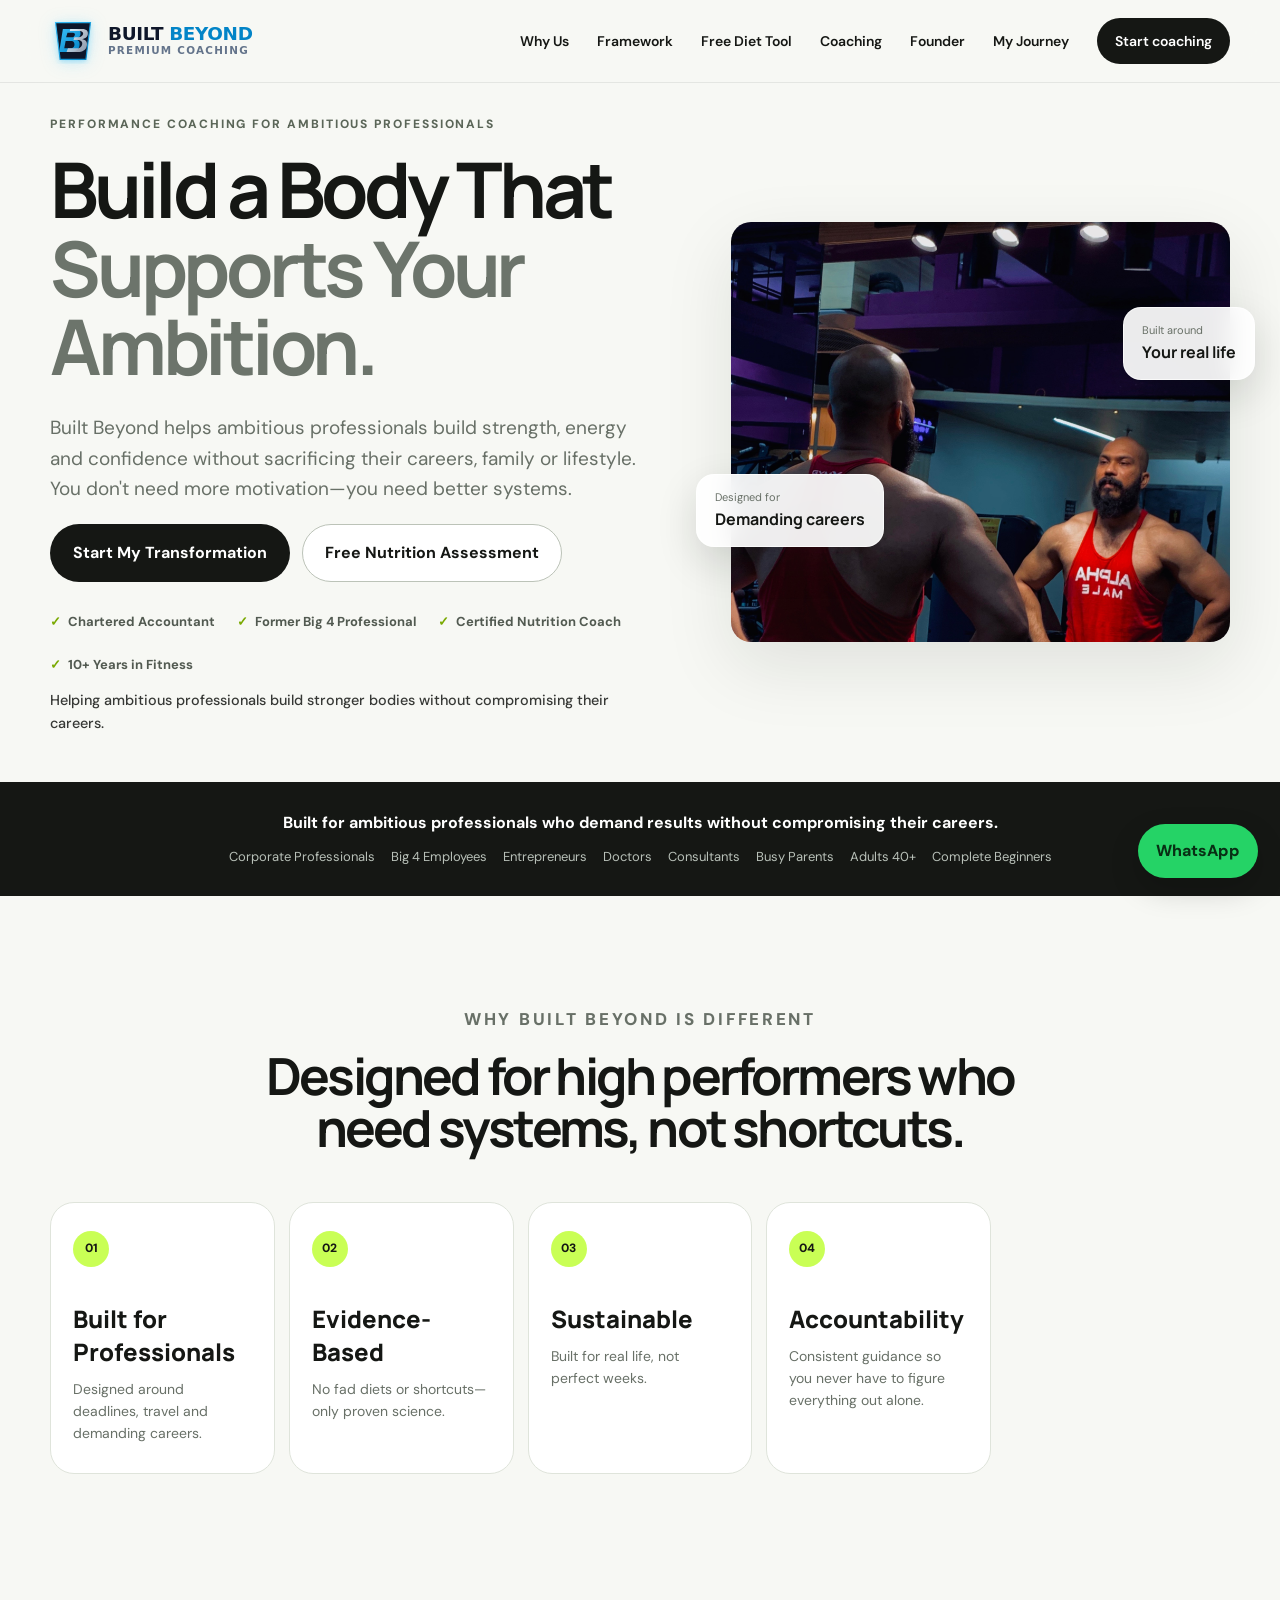
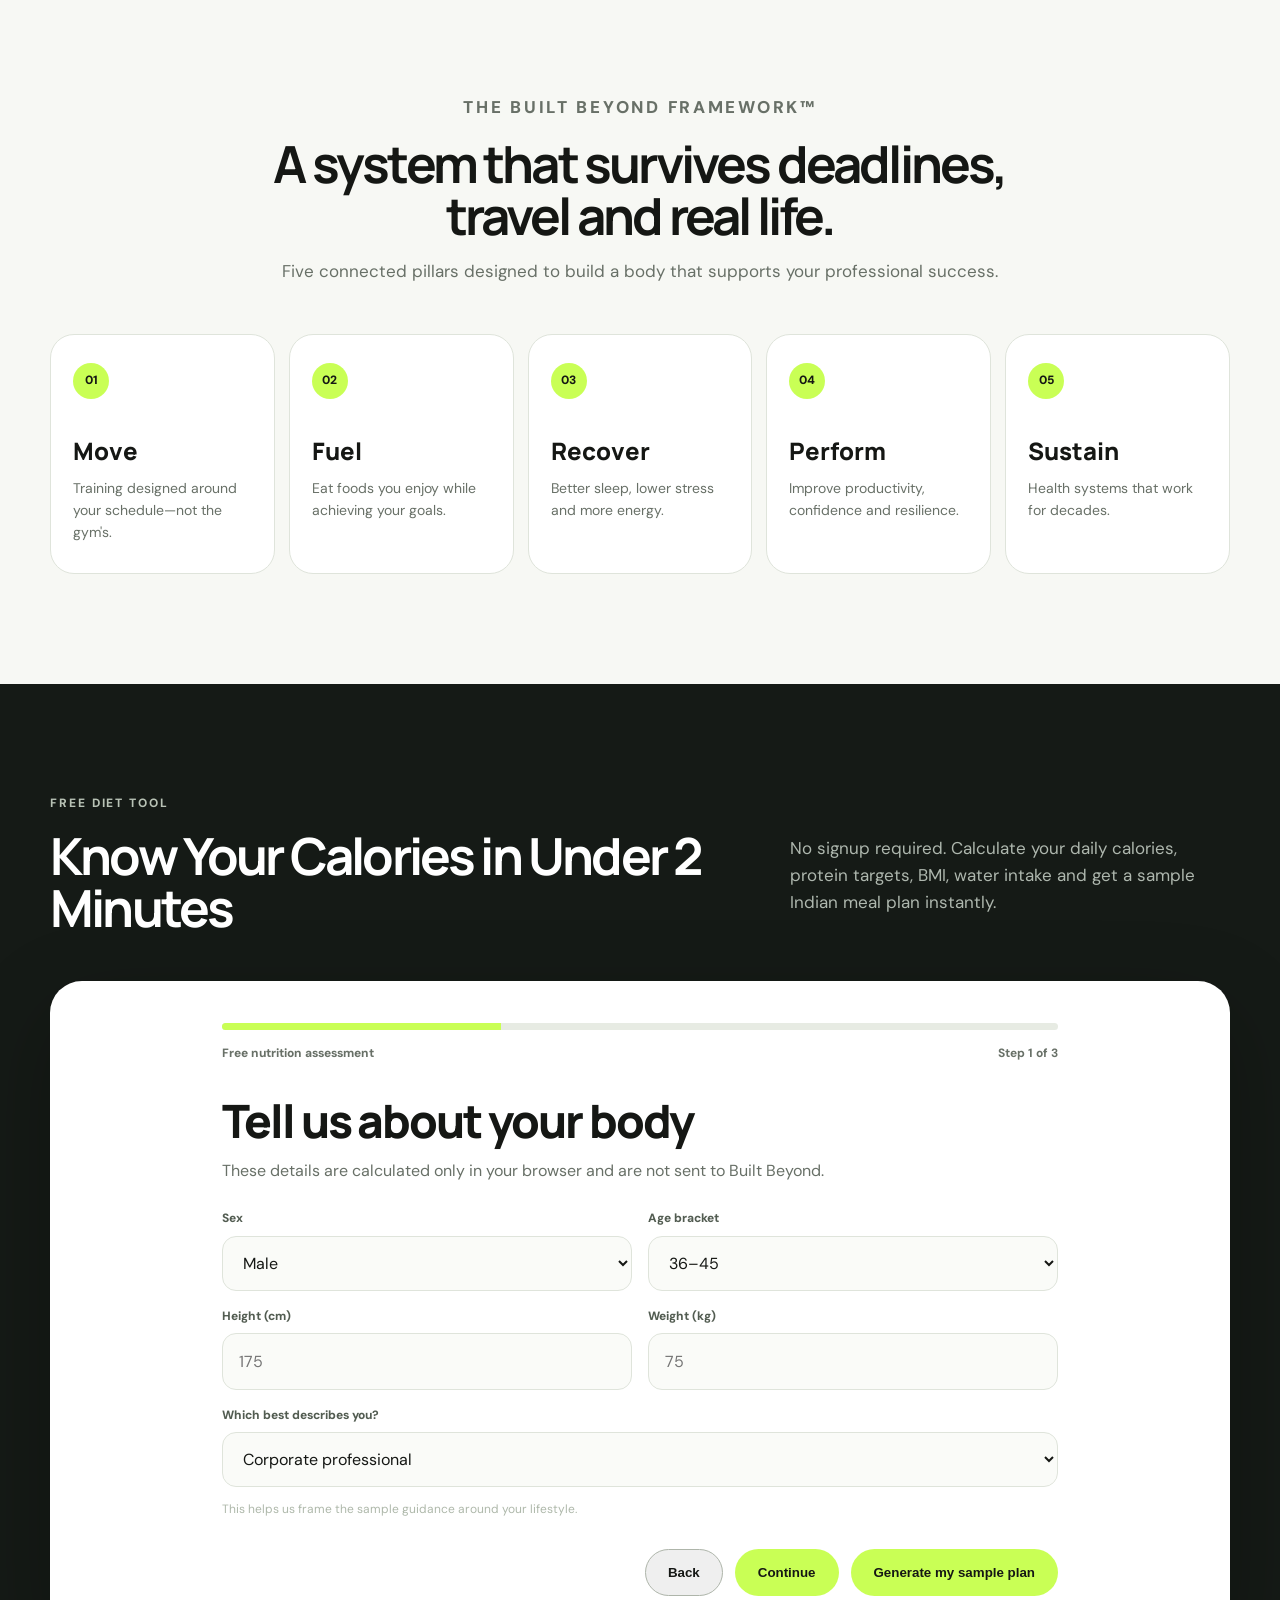
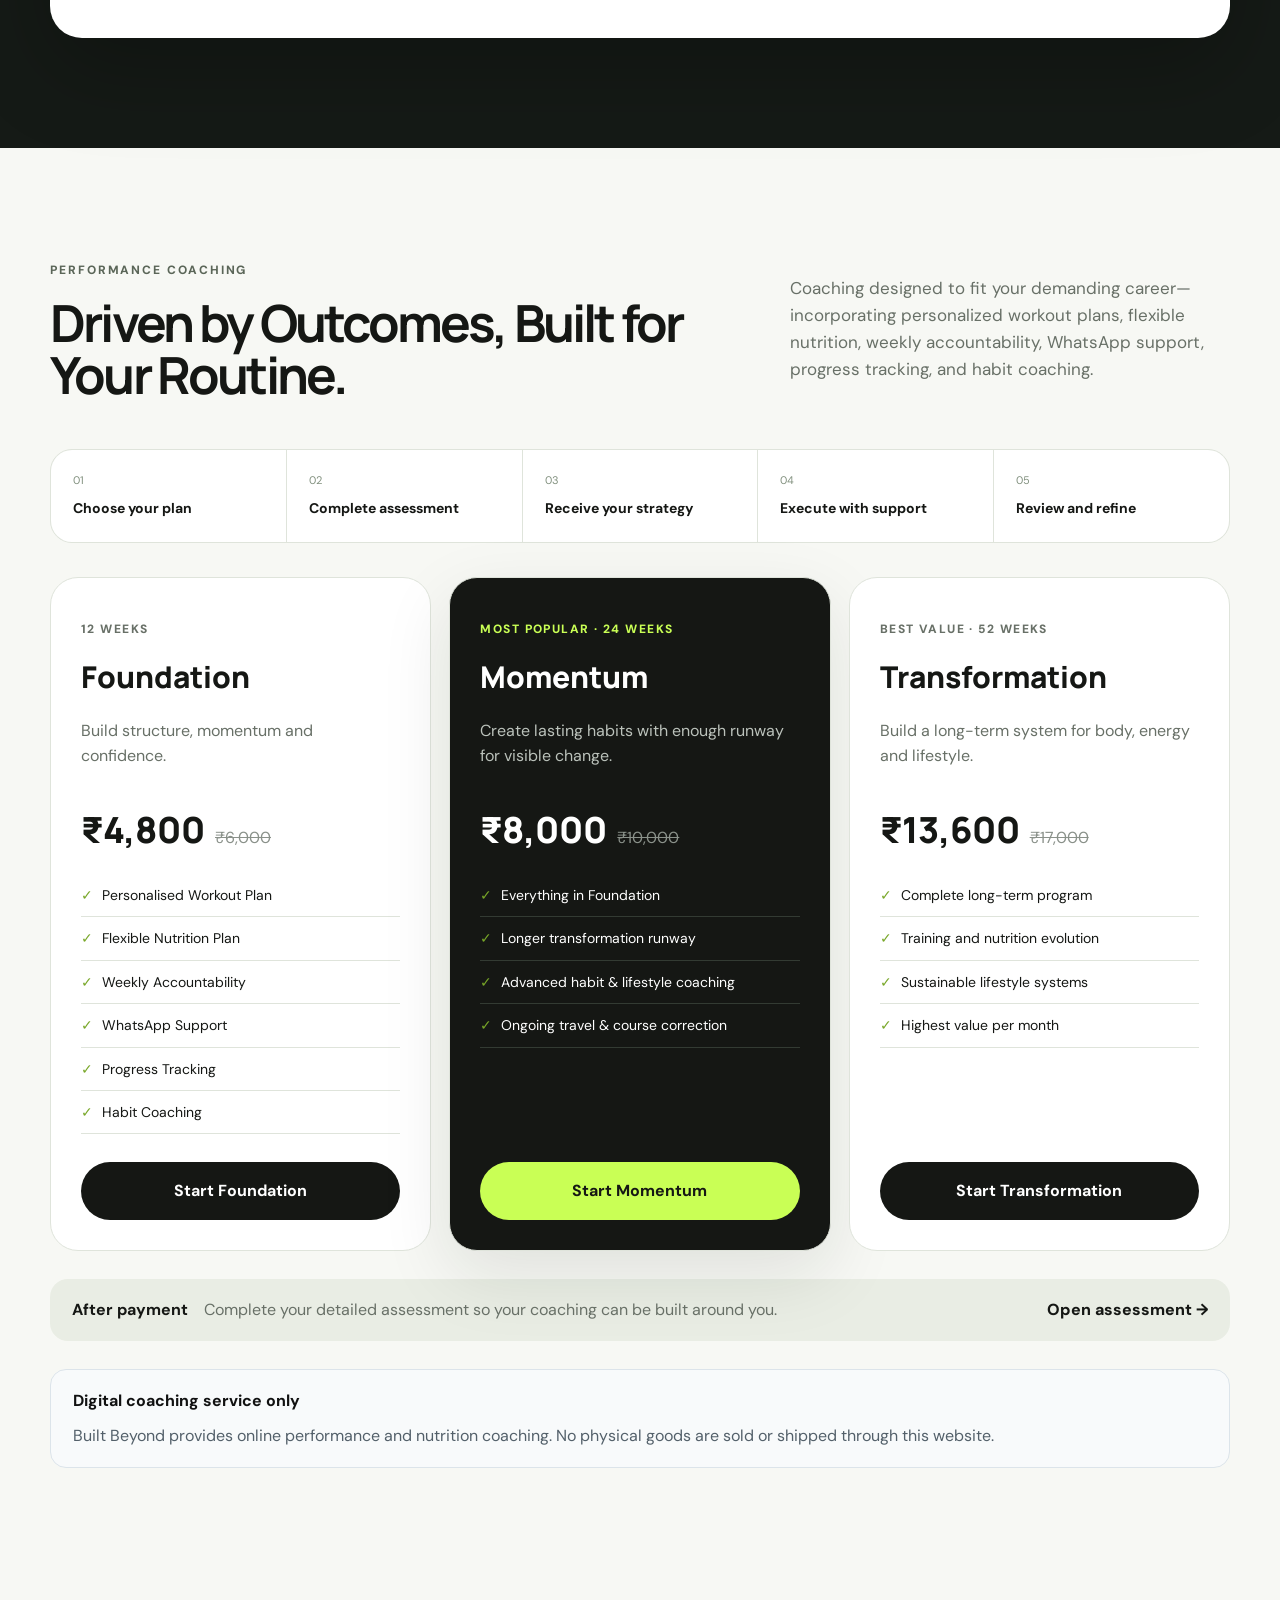
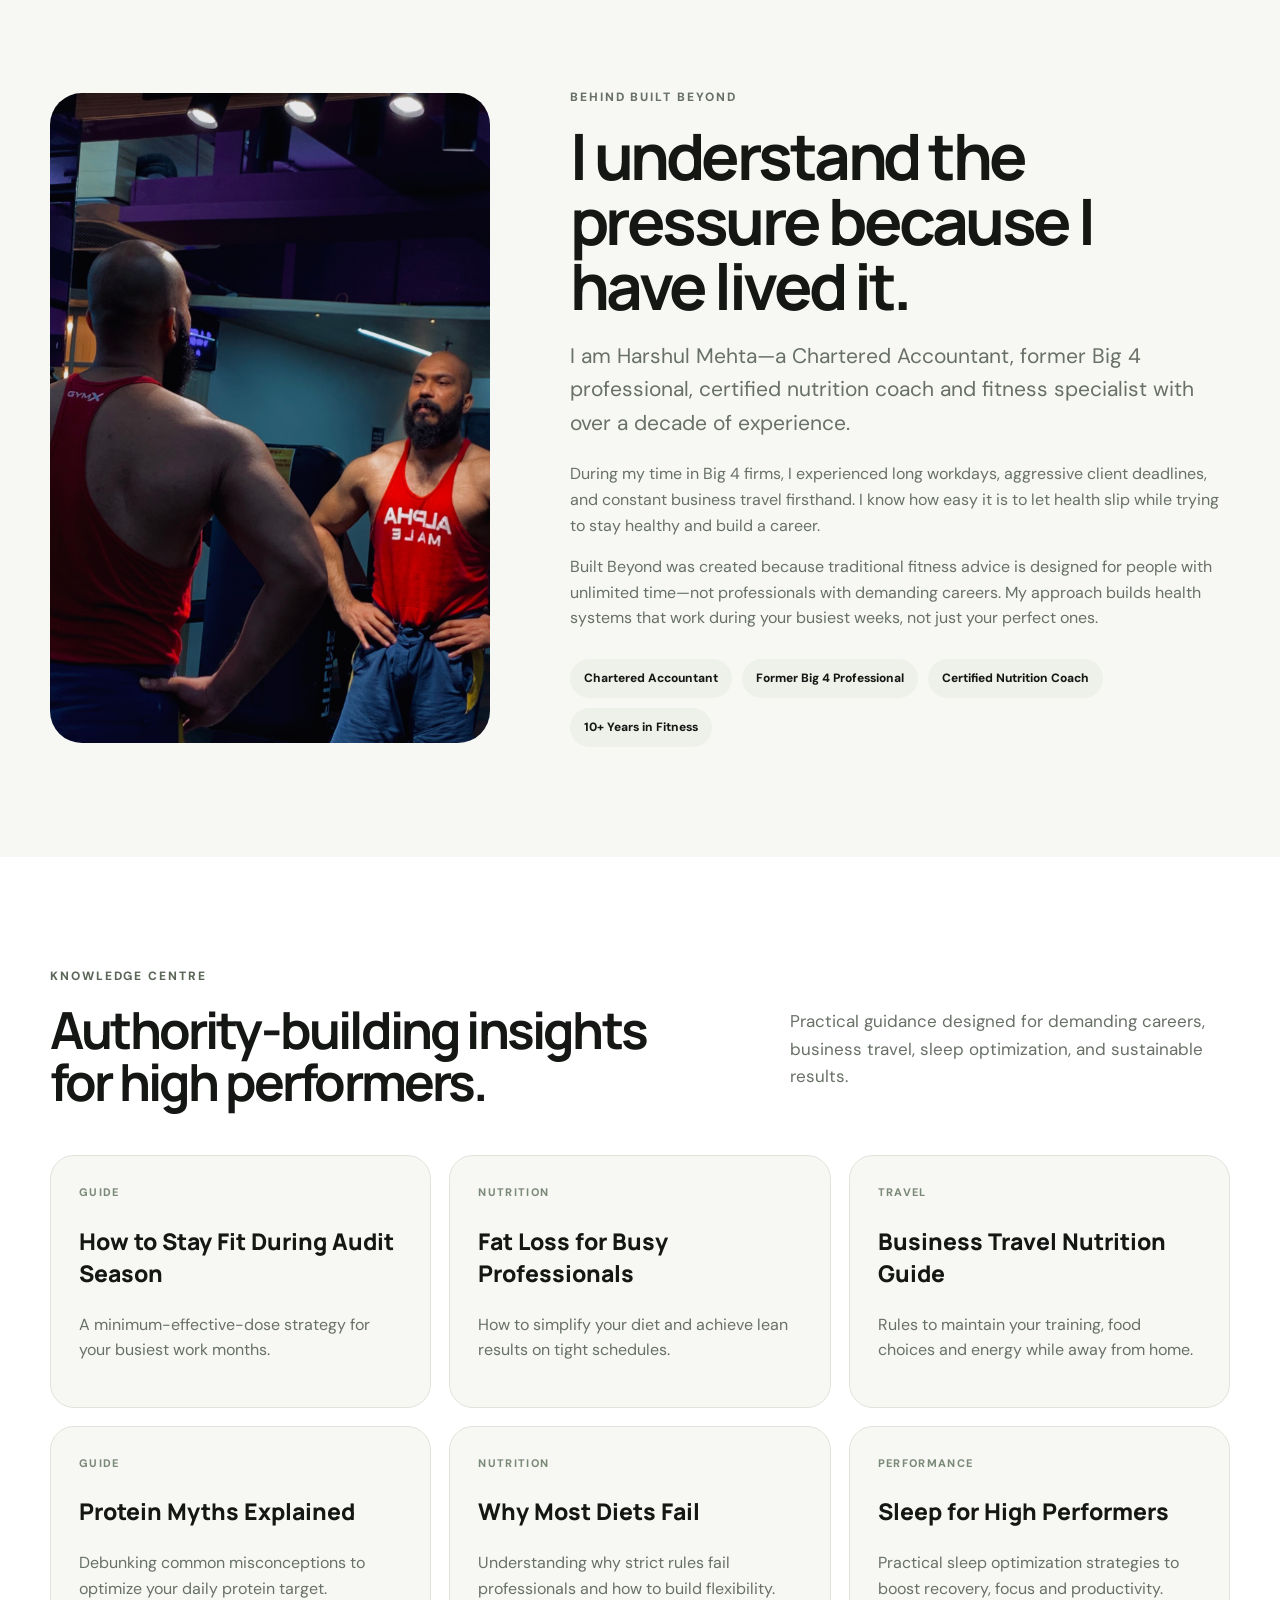
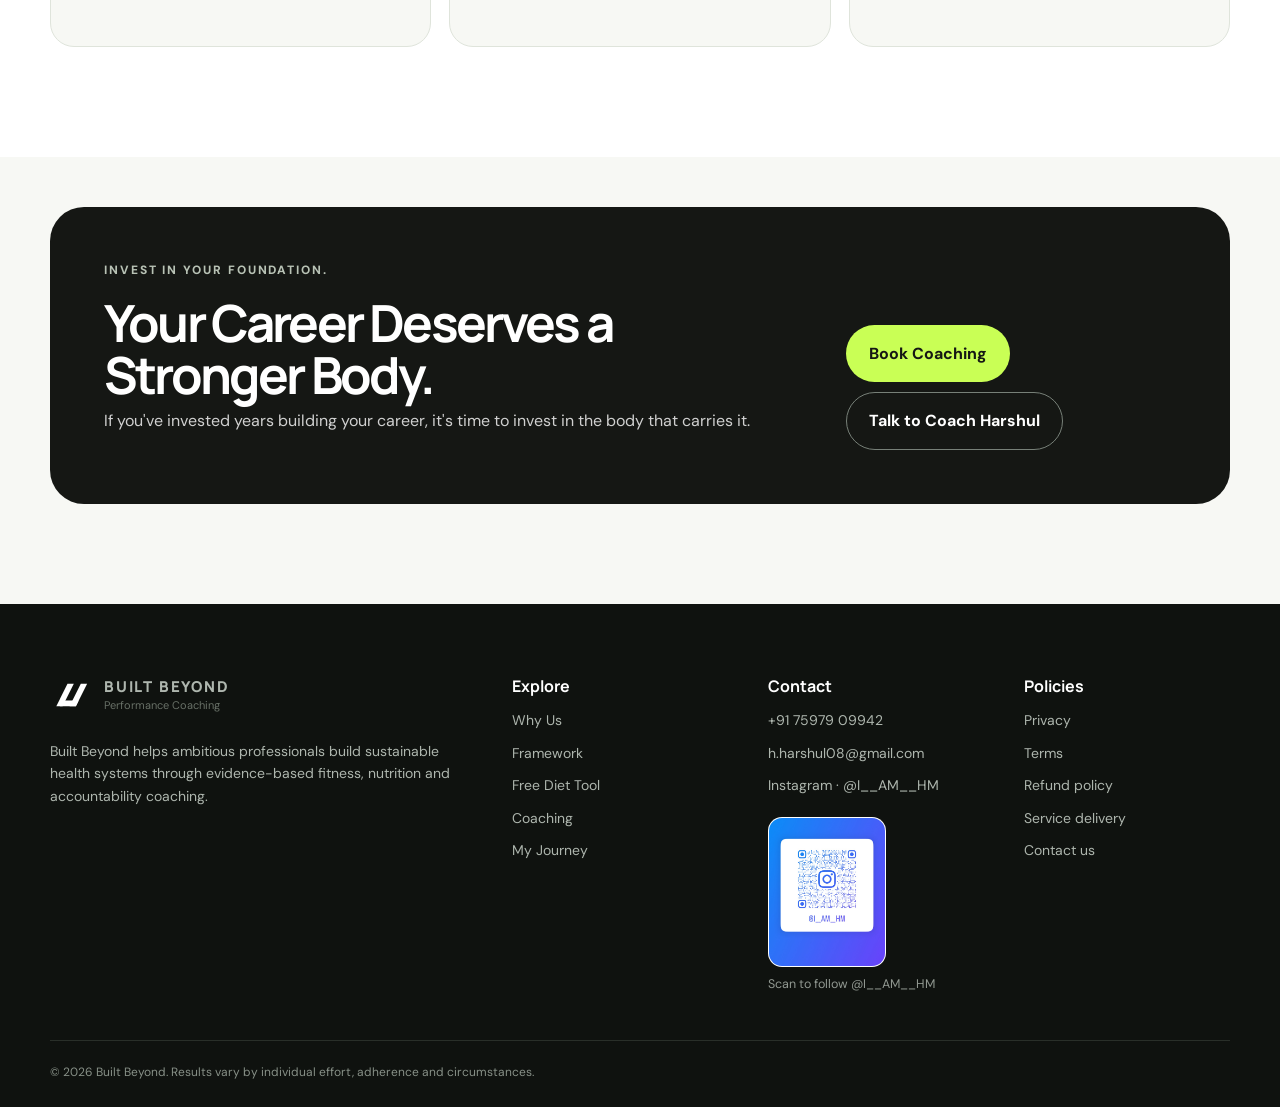
<file: index.html>
<html lang="en">
<head>
<meta charset="utf-8"/>
<meta content="width=device-width, initial-scale=1" name="viewport"/>
<title>Built Beyond | Performance Coaching for Busy Professionals</title>
<meta content="Evidence-based online fitness and nutrition coaching for busy professionals. Build strength, lose fat and improve energy with sustainable coaching designed around your career." name="description"/>
<meta content="#f6f7f3" name="theme-color"/>
<link href="https://builtbeyond.fit/" rel="canonical"/>
<meta content="Built Beyond | Premium Performance Coaching" property="og:title"/>
<meta content="Build a body that supports your ambition with evidence-based fitness, nutrition and lifestyle coaching." property="og:description"/>
<meta content="website" property="og:type"/>
<meta content="https://builtbeyond.fit/" property="og:url"/>
<meta content="https://builtbeyond.fit/coach-harshul.jpg" property="og:image"/>
<link href="favicon.svg" rel="icon" type="image/svg+xml"/>
<link href="https://fonts.googleapis.com" rel="preconnect"/>
<link crossorigin="" href="https://fonts.gstatic.com" rel="preconnect"/>
<link href="https://fonts.googleapis.com/css2?family=DM+Sans:wght@400;500;600;700&amp;family=Manrope:wght@500;600;700;800&amp;display=swap" rel="stylesheet"/>
<link href="styles.css" rel="stylesheet"/>
</head>
<body>
<header class="site-header">
<div class="shell nav-wrap">
<a href="index.html" class="brand-logo">
    <svg class="bb-icon" xmlns="http://www.w3.org/2000/svg" viewBox="0 0 100 100">
        <defs>
            <linearGradient id="bbGlow" x1="0%" y1="0%" x2="100%" y2="100%">
                <stop offset="0%" stop-color="#38bdf8" />
                <stop offset="100%" stop-color="#0284c7" />
            </linearGradient>
            
            <linearGradient id="bbAccent" x1="0%" y1="0%" x2="100%" y2="100%">
                <stop offset="0%" stop-color="#f8fafc" />
                <stop offset="100%" stop-color="#94a3b8" />
            </linearGradient>

            <filter id="glowEffect" x="-20%" y="-20%" width="140%" height="140%">
                <feDropShadow dx="0" dy="4" stdDeviation="6" flood-color="#38bdf8" flood-opacity="0.35"/>
            </filter>
        </defs>

        <polygon points="12,10 88,10 78,90 22,90" fill="#0f172a" stroke="url(#bbGlow)" stroke-width="2.5" filter="url(#glowEffect)" />

        <path d="M 28 24 L 54 24 C 64 24 68 29 66 37 C 65 42 60 45 54 46 C 62 47 66 52 64 61 C 62 70 55 74 44 74 L 20 74 L 28 24 Z 
                 M 38 32 L 35 42 L 48 42 C 51 42 53 40 54 37 C 55 34 53 32 50 32 L 38 32 Z 
                 M 34 50 L 31 66 L 46 66 C 49 66 52 64 53 60 C 54 55 52 50 48 50 L 34 50 Z" 
              fill="url(#bbGlow)"/>

        <path d="M 44 24 L 70 24 C 80 24 84 29 82 37 C 81 42 76 45 70 46 C 78 47 82 52 80 61 C 78 70 71 74 60 74 L 36 74 L 39 66 L 58 66 C 65 66 69 63 70 57 C 71 52 67 48 60 48 L 51 48 L 53 42 L 62 42 C 67 42 71 39 72 35 C 73 31 70 28 64 28 L 43 28 L 44 24 Z" 
              fill="url(#bbAccent)" opacity="0.9"/>
    </svg>

    <div class="brand-text">
        <span class="title">BUILT <span class="highlight">BEYOND</span></span>
        <span class="subtitle">PREMIUM COACHING</span>
    </div>
</a>
<button aria-expanded="false" aria-label="Toggle navigation" class="menu-btn">Menu</button>
<nav aria-label="Primary navigation" class="nav">
<a href="#why-different">Why Us</a><a href="#framework">Framework</a><a href="#nutrition-planner">Free Diet Tool</a><a href="#coaching">Coaching</a><a href="#founder">Founder</a><a href="my-journey.html">My Journey</a>
<a class="nav-cta" href="#coaching">Start coaching</a>
</nav>
</div>
</header>
<main id="top">
<section class="hero" style="padding-top: 2rem; padding-bottom: 2rem;">
<div class="shell hero-grid" style="align-items: center;">
<div class="hero-copy reveal">
<p class="kicker">Performance Coaching for Ambitious Professionals</p>
<h1 style="margin-bottom: 0.75rem;">Build a Body That<br><span>Supports Your Ambition.</span></h1>
<p class="hero-lead" style="margin-bottom: 1.25rem;">
Built Beyond helps ambitious professionals build strength, energy and confidence without sacrificing their careers, family or lifestyle. You don't need more motivation—you need better systems.
</p>
<div class="actions" style="margin-bottom: 1.25rem;"><a class="btn primary" href="#coaching">Start My Transformation</a><a class="btn secondary" href="#nutrition-planner">Free Nutrition Assessment</a></div>
<div class="signal-row"><span>Chartered Accountant</span><span>Former Big 4 Professional</span><span>Certified Nutrition Coach</span><span>10+ Years in Fitness</span></div>
<p style="margin-top: 0.85rem; font-size: 0.9rem; opacity: 0.85; font-weight: 500;">Helping ambitious professionals build stronger bodies without compromising their careers.</p>
</div>
<div class="hero-visual reveal">
<div class="photo-frame" style="max-height: 420px; overflow: hidden; display: flex; align-items: center; justify-content: center;"><img alt="Coach Harshul Mehta in a gym" fetchpriority="high" src="coach-harshul.jpg" style="max-height: 420px; width: 100%; object-fit: cover; object-position: top center;"/></div>
<div class="floating-card fc-one"><small>Designed for</small><strong>Demanding careers</strong></div>
<div class="floating-card fc-two"><small>Built around</small><strong>Your real life</strong></div>
</div>
</div>
</section>
<section class="audience-strip" style="text-align: center;">
<div class="shell" style="display: flex; flex-direction: column; align-items: center; gap: 0.75rem;">
<p style="margin: 0; text-align: center;">Built for ambitious professionals who demand results without compromising their careers.</p>
<div class="audience-list" style="justify-content: center; text-align: center; flex-wrap: wrap; gap: 0.5rem 1rem;"><span>Corporate Professionals</span><span>Big 4 Employees</span><span>Entrepreneurs</span><span>Doctors</span><span>Consultants</span><span>Busy Parents</span><span>Adults 40+</span><span>Complete Beginners</span></div>
</div>
</section>

<section class="section" id="why-different">
<div class="shell">
<div class="section-heading centered reveal"><p class="kicker">Why Built Beyond Is Different</p><h2>Designed for high performers who need systems, not shortcuts.</h2></div>
<div class="framework-grid">
<article class="pillar reveal"><span>01</span><h3>Built for Professionals</h3><p>Designed around deadlines, travel and demanding careers.</p></article>
<article class="pillar reveal"><span>02</span><h3>Evidence-Based</h3><p>No fad diets or shortcuts—only proven science.</p></article>
<article class="pillar reveal"><span>03</span><h3>Sustainable</h3><p>Built for real life, not perfect weeks.</p></article>
<article class="pillar reveal"><span>04</span><h3>Accountability</h3><p>Consistent guidance so you never have to figure everything out alone.</p></article>
</div>
</div>
</section>

<section class="section dark-alt" id="framework">
<div class="shell">
<div class="section-heading centered reveal"><p class="kicker">The Built Beyond Framework™</p><h2>A system that survives deadlines, travel and real life.</h2><p>Five connected pillars designed to build a body that supports your professional success.</p></div>
<div class="framework-grid">
<article class="pillar reveal"><span>01</span><h3>Move</h3><p>Training designed around your schedule—not the gym's.</p></article>
<article class="pillar reveal"><span>02</span><h3>Fuel</h3><p>Eat foods you enjoy while achieving your goals.</p></article>
<article class="pillar reveal"><span>03</span><h3>Recover</h3><p>Better sleep, lower stress and more energy.</p></article>
<article class="pillar reveal"><span>04</span><h3>Perform</h3><p>Improve productivity, confidence and resilience.</p></article>
<article class="pillar reveal"><span>05</span><h3>Sustain</h3><p>Health systems that work for decades.</p></article>
</div>
</div>
</section>
<section class="section dark nutrition-section" id="nutrition-planner">
<div class="shell">
<div class="section-heading split reveal">
<div><p class="kicker light">Free Diet Tool</p><h2>Know Your Calories in Under 2 Minutes</h2></div>
<p>No signup required. Calculate your daily calories, protein targets, BMI, water intake and get a sample Indian meal plan instantly.</p>
</div>
<div class="planner-shell reveal">
<form class="planner-form" id="nutritionForm" novalidate="">
<div aria-hidden="true" class="planner-progress"><span id="plannerProgress"></span></div>
<div class="planner-step-label"><span>Free nutrition assessment</span><strong id="stepCounter">Step 1 of 3</strong></div>
<fieldset class="planner-step active" data-step="1">
<legend>Tell us about your body</legend>
<p class="step-copy">These details are calculated only in your browser and are not sent to Built Beyond.</p>
<div class="planner-grid">
<label><span>Sex</span><select name="sex" required=""><option value="male">Male</option><option value="female">Female</option></select></label>
<label><span>Age bracket</span><select name="age" required=""><option value="22">18–25</option><option value="30">26–35</option><option selected="" value="40">36–45</option><option value="50">46–55</option><option value="60">56–65</option><option value="70">66+</option></select></label>
<label><span>Height (cm)</span><input max="220" min="130" name="height" placeholder="175" required="" type="number"/></label>
<label><span>Weight (kg)</span><input max="220" min="40" name="weight" placeholder="75" required="" step="0.1" type="number"/></label>
<label class="wide"><span>Which best describes you?</span><select name="occupation"><option>Corporate professional</option><option>Big 4 professional / Consultant</option><option>Doctor / healthcare professional</option><option>Entrepreneur / business owner</option><option>Young professional</option><option>Homemaker</option><option>Retired / senior adult</option><option>Other</option></select><small class="field-help">This helps us frame the sample guidance around your lifestyle.</small></label>
</div>
</fieldset>
<fieldset class="planner-step" data-step="2">
<legend>Choose your goal and routine</legend>
<div class="planner-grid">
<label class="wide"><span>Daily activity level</span><select name="activity" required=""><option value="1.2">Sedentary — mostly desk-based</option><option value="1.375">Lightly active — some walking</option><option selected="" value="1.55">Moderately active — regular movement</option><option value="1.725">Very active — highly physical routine</option></select></label>
<label class="wide"><span>Resistance training frequency</span><select name="training" required=""><option value="1">No weight training</option><option value="1.2">1–3 sessions/week</option><option selected="" value="1.5">4–5 sessions/week</option><option value="2">6+ demanding sessions/week — heavy gym-goer</option></select><small class="field-help">Protein is set at 1.0–1.5 g/kg for most users and 2.0 g/kg only for heavy gym-goers.</small></label>
<label><span>Goal</span><select name="goal" required=""><option value="loss">Fat loss</option><option value="maintain">Maintenance</option><option value="gain">Lean gain</option></select></label>
<label><span>Meals per day</span><select name="meals"><option value="3">3 meals</option><option selected="" value="4">4 meals</option><option value="5">5 meals</option></select></label>
</div>
</fieldset>
<fieldset class="planner-step" data-step="3">
<legend>What do you prefer to eat?</legend>
<p class="step-copy">Choose one. The tool will create a sample plan around that preference.</p>
<div class="preference-cards">
<label><input name="diet" required="" type="radio" value="veg"/><span><strong>Vegetarian</strong><small>Dairy, paneer, dal, soya and plant foods</small></span></label>
<label><input name="diet" type="radio" value="egg"/><span><strong>Eggitarian</strong><small>Vegetarian foods plus eggs</small></span></label>
<label><input name="diet" type="radio" value="nonveg"/><span><strong>Non-vegetarian</strong><small>Chicken, eggs, dairy and plant foods</small></span></label>
</div>

</fieldset>
<p class="form-error" hidden="" id="plannerError" role="alert"></p>
<div class="planner-actions"><button class="btn outline-light" hidden="" id="prevStep" type="button">Back</button><button class="btn light" id="nextStep" type="button">Continue</button><button class="btn light" hidden="" id="generatePlan" type="submit">Generate my sample plan</button></div>
</form>
<div aria-live="polite" class="nutrition-results" hidden="" id="nutritionResults">
<div class="results-heading"><div><p class="kicker light">Your starting point</p><h3>Sample nutrition dashboard</h3></div><button class="print-plan" id="printPlan" type="button">Print / Save PDF</button></div>
<div class="metric-grid">
<article><span>BMI</span><strong id="npBmi">—</strong><small id="npBmiLabel">—</small></article>
<article><span>Maintenance</span><strong id="npMaintenance">—</strong><small>kcal/day</small></article>
<article class="highlight"><span>Suggested calories</span><strong id="npCalories">—</strong><small id="npGoalLabel">—</small></article>
<article><span>Water</span><strong id="npWater">—</strong><small>litres/day</small></article>
</div>
<div aria-label="Daily macro targets" class="macro-bar">
<div><span>Protein</span><strong id="npProtein">—</strong><small id="npProteinBasis">—</small></div><div><span>Carbohydrates</span><strong id="npCarbs">—</strong></div><div><span>Fats</span><strong id="npFat">—</strong></div><div><span>Total calories</span><strong id="npTotal">—</strong></div>
</div>
<div class="plan-meta"><span id="npDietLabel">—</span><span id="npMealsLabel">—</span><span>Indian sample plan</span></div>
<div class="meal-table-wrap"><table class="meal-table"><thead><tr><th>Meal</th><th>Suggested foods &amp; quantity</th><th>Protein</th><th>Carbs</th><th>Fat</th><th>Calories</th></tr></thead><tbody id="mealPlanBody"></tbody><tfoot><tr><th colspan="2">Estimated daily total</th><th id="mealProtein">—</th><th id="mealCarbs">—</th><th id="mealFat">—</th><th id="mealCalories">—</th></tr></tfoot></table></div>
<div class="plan-notes"><article><strong>Daily basics</strong><p id="dailyBasics">—</p></article><article><strong>How to use this</strong><p>Meals may be shuffled for convenience, but stay close to the suggested quantities. Track progress for 2–3 weeks before making major calorie changes.</p></article></div>
<div class="medical-warning"><strong>Important safety note</strong><p>This plan is a general educational recommendation and is not a substitute for medical advice. People with diabetes, kidney disease, pregnancy, eating disorders, allergies or other medical conditions should consult a qualified healthcare professional before following it.</p></div>
<div class="planner-conversion"><div><p class="kicker light">Need a genuinely personalized plan?</p><h3>A sample is a starting point. Coaching adapts it to your schedule, health history and progress.</h3></div><a class="btn light" href="#coaching">Explore coaching</a></div>
<button class="reset-plan" id="resetPlan" type="button">Start again</button>
</div>
</div>
</div>
</section>
<section class="section" id="coaching">
<div class="shell">
<div class="section-heading split reveal">
<div><p class="kicker">Performance Coaching</p><h2>Driven by Outcomes, Built for Your Routine.</h2></div>
<p>Coaching designed to fit your demanding career—incorporating personalized workout plans, flexible nutrition, weekly accountability, WhatsApp support, progress tracking, and habit coaching.</p>
</div>
<div class="journey reveal"><div><span>01</span><strong>Choose your plan</strong></div><div><span>02</span><strong>Complete assessment</strong></div><div><span>03</span><strong>Receive your strategy</strong></div><div><span>04</span><strong>Execute with support</strong></div><div><span>05</span><strong>Review and refine</strong></div></div>
<div class="pricing-grid">
<article class="price-card reveal"><p class="badge">12 weeks</p><h3>Foundation</h3><p>Build structure, momentum and confidence.</p><div class="price"><strong>₹4,800</strong><span>₹6,000</span></div><ul><li>Personalised Workout Plan</li><li>Flexible Nutrition Plan</li><li>Weekly Accountability</li><li>WhatsApp Support</li><li>Progress Tracking</li><li>Habit Coaching</li></ul><a class="btn primary full" href="assessment.html?plan=foundation" rel="noopener" target="_blank">Start Foundation</a></article>
<article class="price-card featured reveal"><p class="badge">Most popular · 24 weeks</p><h3>Momentum</h3><p>Create lasting habits with enough runway for visible change.</p><div class="price"><strong>₹8,000</strong><span>₹10,000</span></div><ul><li>Everything in Foundation</li><li>Longer transformation runway</li><li>Advanced habit &amp; lifestyle coaching</li><li>Ongoing travel &amp; course correction</li></ul><a class="btn light full" href="assessment.html?plan=momentum" rel="noopener" target="_blank">Start Momentum</a></article>
<article class="price-card reveal"><p class="badge">Best value · 52 weeks</p><h3>Transformation</h3><p>Build a long-term system for body, energy and lifestyle.</p><div class="price"><strong>₹13,600</strong><span>₹17,000</span></div><ul><li>Complete long-term program</li><li>Training and nutrition evolution</li><li>Sustainable lifestyle systems</li><li>Highest value per month</li></ul><a class="btn primary full" href="assessment.html?plan=transformation" rel="noopener" target="_blank">Start Transformation</a></article>
</div>
<div class="after-pay reveal"><strong>After payment</strong><span>Complete your detailed assessment so your coaching can be built around you.</span><a href="assessment.html">Open assessment →</a></div>
<div class="service-notice reveal"><strong>Digital coaching service only</strong><span>Built Beyond provides online performance and nutrition coaching. No physical goods are sold or shipped through this website.</span></div></div>
</section>

<section class="section" id="founder">
<div class="shell founder-grid">
<div class="founder-photo reveal"><img alt="Harshul Mehta, founder of Built Beyond" src="coach-harshul.jpg"/></div>
<div class="founder-copy reveal"><p class="kicker">Behind Built Beyond</p><h2>I understand the pressure because I have lived it.</h2><p class="large-copy">I am Harshul Mehta—a Chartered Accountant, former Big 4 professional, certified nutrition coach and fitness specialist with over a decade of experience.</p><p>During my time in Big 4 firms, I experienced long workdays, aggressive client deadlines, and constant business travel firsthand. I know how easy it is to let health slip while trying to stay healthy and build a career.</p><p>Built Beyond was created because traditional fitness advice is designed for people with unlimited time—not professionals with demanding careers. My approach builds health systems that work during your busiest weeks, not just your perfect ones.</p><div class="credentials"><span>Chartered Accountant</span><span>Former Big 4 Professional</span><span>Certified Nutrition Coach</span><span>10+ Years in Fitness</span></div></div>
</div>
</section>
<section class="section insights">
<div class="shell"><div class="section-heading split reveal"><div><p class="kicker">Knowledge centre</p><h2>Authority-building insights for high performers.</h2></div><p>Practical guidance designed for demanding careers, business travel, sleep optimization, and sustainable results.</p></div><div class="article-grid"><article class="article-card reveal"><span>Guide</span><h3>How to Stay Fit During Audit Season</h3><p>A minimum-effective-dose strategy for your busiest work months.</p></article><article class="article-card reveal"><span>Nutrition</span><h3>Fat Loss for Busy Professionals</h3><p>How to simplify your diet and achieve lean results on tight schedules.</p></article><article class="article-card reveal"><span>Travel</span><h3>Business Travel Nutrition Guide</h3><p>Rules to maintain your training, food choices and energy while away from home.</p></article><article class="article-card reveal"><span>Guide</span><h3>Protein Myths Explained</h3><p>Debunking common misconceptions to optimize your daily protein target.</p></article><article class="article-card reveal"><span>Nutrition</span><h3>Why Most Diets Fail</h3><p>Understanding why strict rules fail professionals and how to build flexibility.</p></article><article class="article-card reveal"><span>Performance</span><h3>Sleep for High Performers</h3><p>Practical sleep optimization strategies to boost recovery, focus and productivity.</p></article></div></div>
</section>
<section class="final-cta"><div class="shell final-cta-inner reveal"><div><p class="kicker light">Invest in your foundation.</p><h2>Your Career Deserves a Stronger Body.</h2><p style="color: rgba(255,255,255,0.8); margin-top: 0.5rem;">If you've invested years building your career, it's time to invest in the body that carries it.</p></div><div><a class="btn light" href="#coaching">Book Coaching</a><a class="btn outline-light" href="https://wa.me/917597909942?text=Hi%20Coach%20Harshul%2C%20I%20visited%20builtbeyond.fit%20and%20would%20like%20to%20discuss%20performance%20coaching." rel="noopener" target="_blank">Talk to Coach Harshul</a></div></div></section>
</main>
<footer class="footer"><div class="shell footer-grid"><div><a class="brand footer-brand" href="#top"><svg aria-hidden="true" class="brand-mark" viewbox="0 0 60 60"><path d="M9 46 25 14h9L18 46H9Z"></path><path d="M28 46 44 14h9L37 46h-9Z"></path><path d="M18 38h23l-4 8H14l4-8Z"></path></svg><span><strong>BUILT BEYOND</strong><small>Performance Coaching</small></span></a><p>Built Beyond helps ambitious professionals build sustainable health systems through evidence-based fitness, nutrition and accountability coaching.</p></div><div><strong>Explore</strong><a href="#why-different">Why Us</a><a href="#framework">Framework</a><a href="#nutrition-planner">Free Diet Tool</a><a href="#coaching">Coaching</a><a href="my-journey.html">My Journey</a></div><div><strong>Contact</strong><a href="tel:+917597909942">+91 75979 09942</a><a href="mailto:h.harshul08@gmail.com">h.harshul08@gmail.com</a><a href="https://www.instagram.com/i__am__hm/" rel="noopener" target="_blank">Instagram · @I__AM__HM</a><a class="instagram-qr-link" href="https://www.instagram.com/i__am__hm/" rel="noopener" target="_blank"><img alt="Scan to follow @I__AM__HM on Instagram" class="instagram-qr" src="instagram-qr.jpeg"/><span>Scan to follow @I__AM__HM</span></a></div><div><strong>Policies</strong><a href="privacy.html">Privacy</a><a href="terms.html">Terms</a><a href="refund.html">Refund policy</a><a href="shipping.html">Service delivery</a><a href="contact.html">Contact us</a></div></div><div class="shell copyright">© <span id="year"></span> Built Beyond. Results vary by individual effort, adherence and circumstances.</div></footer>
<a aria-label="Chat on WhatsApp" class="whatsapp" href="https://wa.me/917597909942?text=Hi%20Coach%20Harshul%2C%20I%20visited%20builtbeyond.fit%20and%20would%20like%20to%20know%20more." rel="noopener" target="_blank">WhatsApp</a>
<script src="script.js"></script>
</body></html>
</file>
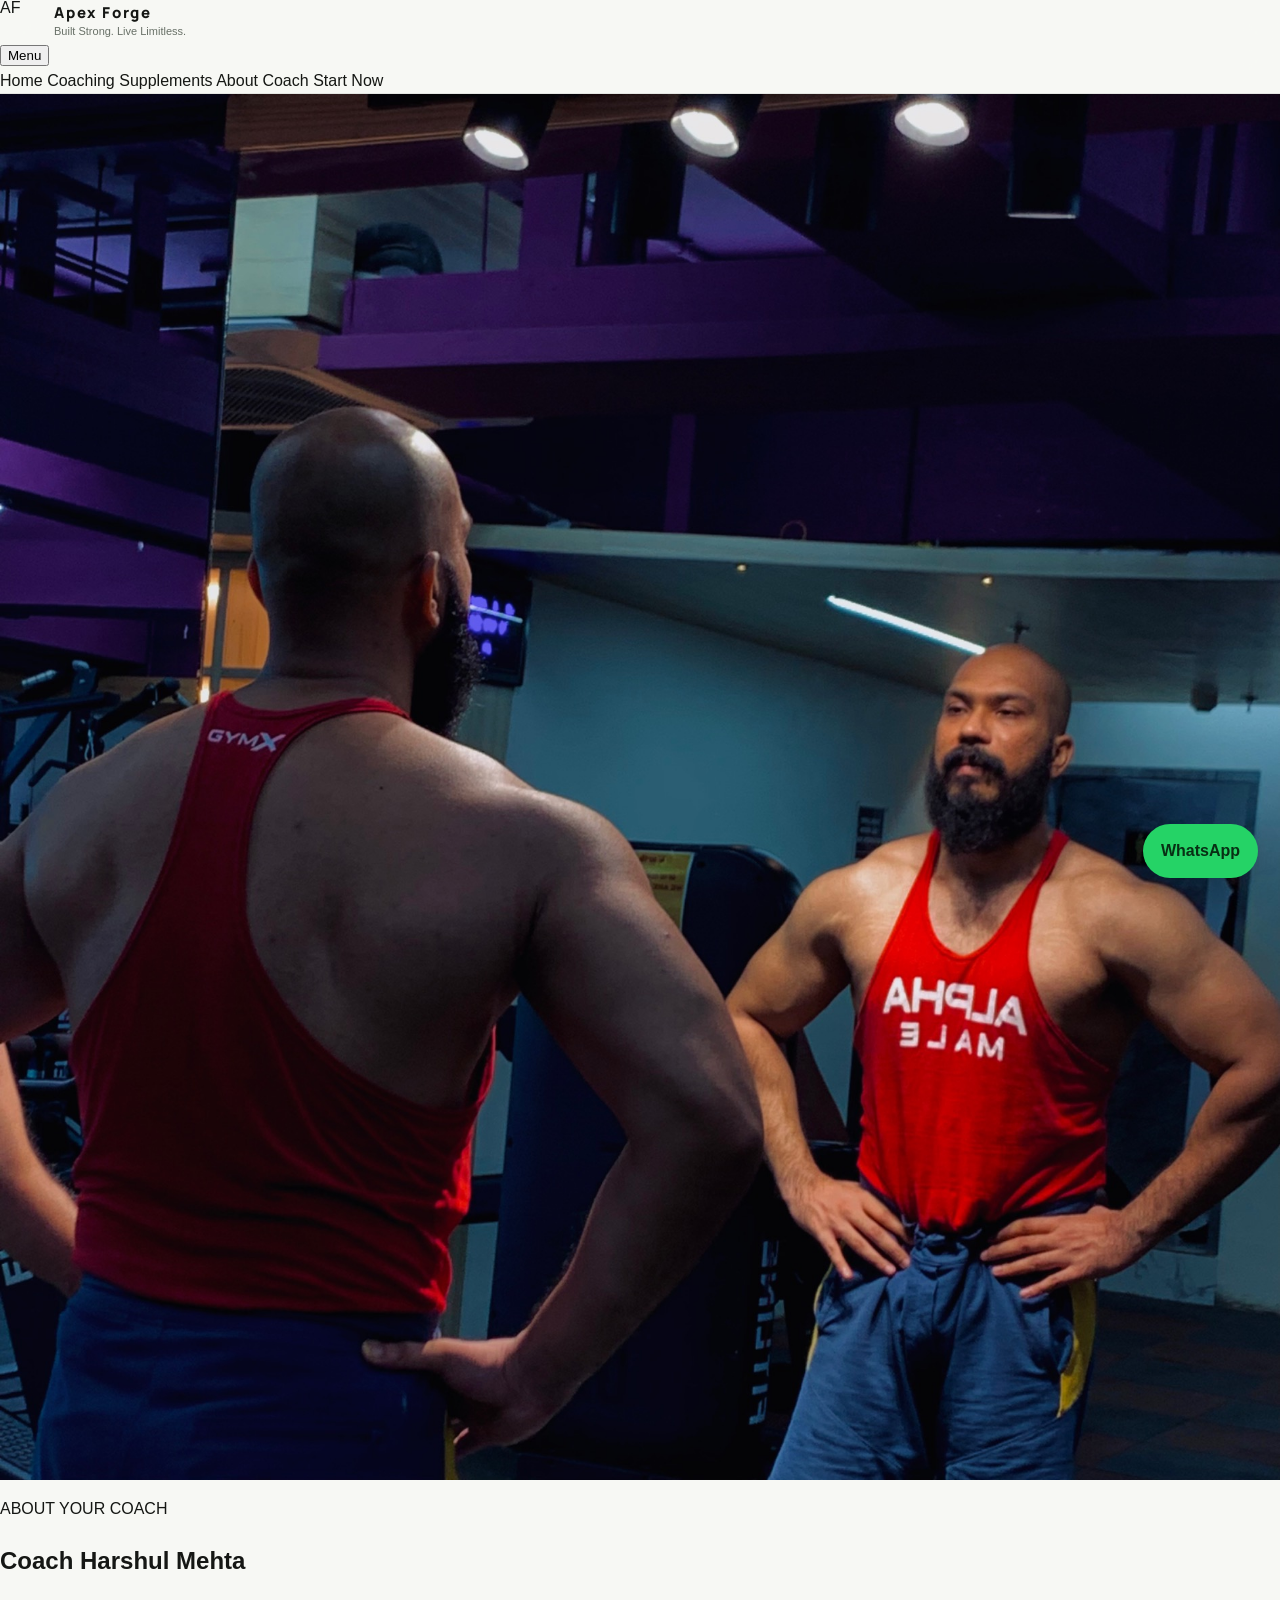
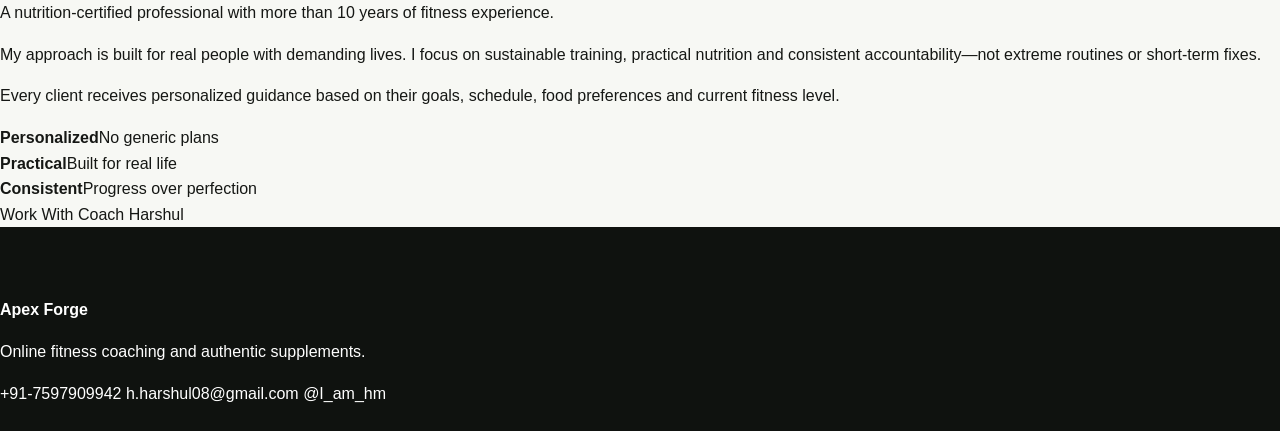
<file: about.html>
<!doctype html>
<html lang="en">
<head><title>About Coach Harshul | Apex Forge</title>
<meta charset="utf-8">
<meta name="viewport" content="width=device-width,initial-scale=1">
<meta name="description" content="Apex Forge online fitness coaching and authentic supplements across India.">
<link rel="preconnect" href="https://fonts.googleapis.com">
<link rel="preconnect" href="https://fonts.gstatic.com" crossorigin>
<link href="https://fonts.googleapis.com/css2?family=Manrope:wght@400;500;600;700;800&family=Playfair+Display:wght@600;700&display=swap" rel="stylesheet">
<link rel="stylesheet" href="styles.css">
</head>
<body>

<header class="site-header">
  <a class="brand" href="index.html">
    <span class="brand-mark">AF</span>
    <span><strong>Apex Forge</strong><small>Built Strong. Live Limitless.</small></span>
  </a>
  <button class="menu-button" aria-label="Open menu">Menu</button>
  <nav class="site-nav">
    <a href="index.html">Home</a>
    <a href="coaching.html">Coaching</a>
    <a href="supplements.html">Supplements</a>
    <a href="about.html">About Coach</a>
    <a class="nav-button" href="coaching.html#plans">Start Now</a>
  </nav>
</header>

<main>
  <section class="about-page">
    <div class="about-photo"><img src="assets/coach-harshul.jpg" alt="Coach Harshul Mehta"></div>
    <div class="about-copy">
      <p class="eyebrow">ABOUT YOUR COACH</p>
      <h1>Coach Harshul Mehta</h1>
      <p class="lead">A nutrition-certified professional with more than 10 years of fitness experience.</p>
      <p>My approach is built for real people with demanding lives. I focus on sustainable training, practical nutrition and consistent accountability—not extreme routines or short-term fixes.</p>
      <p>Every client receives personalized guidance based on their goals, schedule, food preferences and current fitness level.</p>
      <div class="about-values">
        <div><strong>Personalized</strong><span>No generic plans</span></div>
        <div><strong>Practical</strong><span>Built for real life</span></div>
        <div><strong>Consistent</strong><span>Progress over perfection</span></div>
      </div>
      <a class="button primary" href="coaching.html#plans">Work With Coach Harshul</a>
    </div>
  </section>
</main>

<footer class="footer">
  <div><strong>Apex Forge</strong><p>Online fitness coaching and authentic supplements.</p></div>
  <div class="footer-links">
    <a href="tel:+917597909942">+91-7597909942</a>
    <a href="mailto:h.harshul08@gmail.com">h.harshul08@gmail.com</a>
    <a href="https://instagram.com/I_am_hm" target="_blank">@I_am_hm</a>
  </div>
</footer>
<a class="whatsapp" href="https://wa.me/917597909942" target="_blank">WhatsApp</a>

<script src="script.js"></script>
</body></html>
</file>
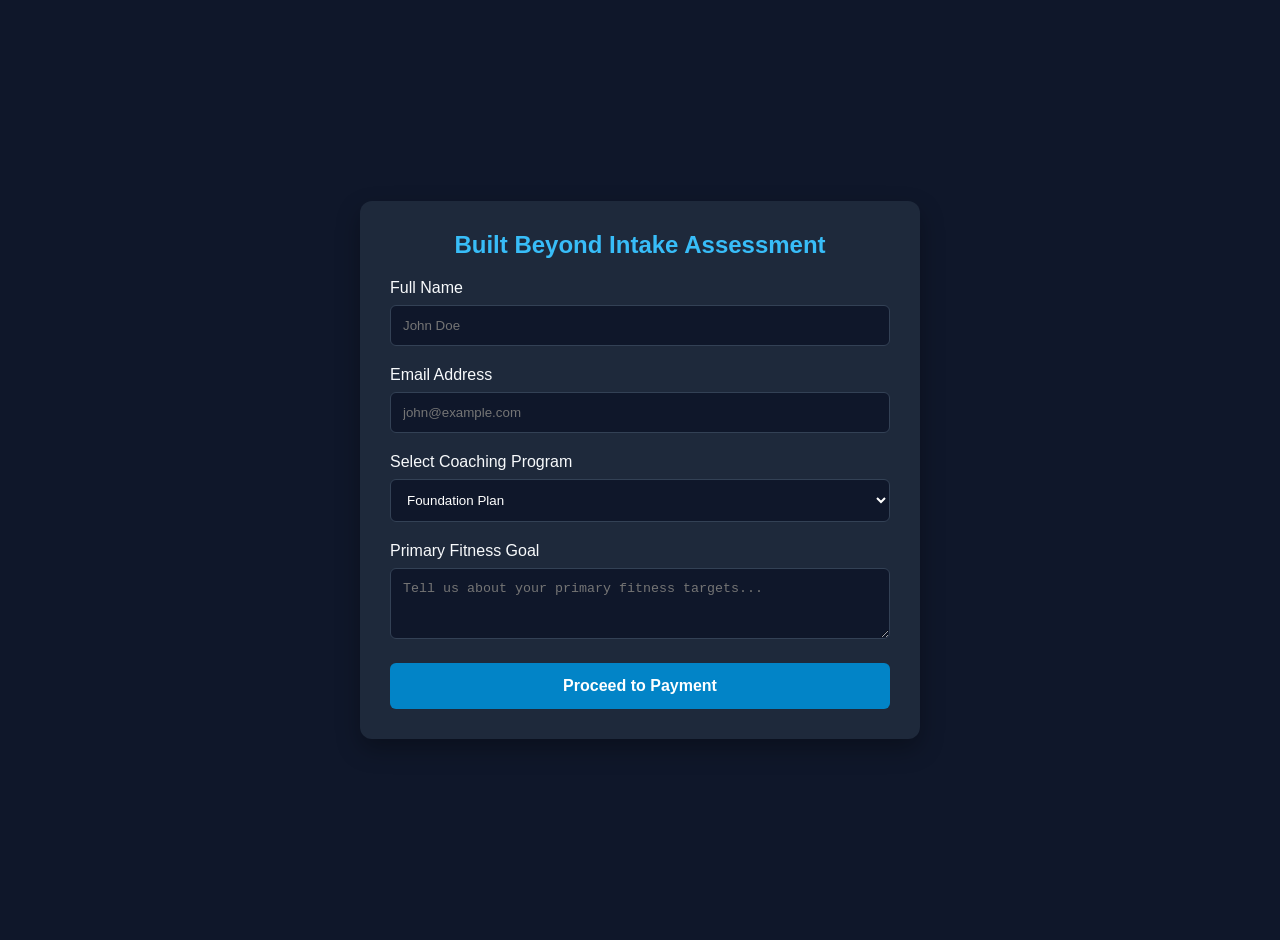
<file: assessment.html>
<!DOCTYPE html>
<html lang="en">
<head>
    <meta charset="UTF-8">
    <meta name="viewport" content="width=device-width, initial-scale=1.0">
    <title>Intake Assessment - Built Beyond</title>
    <style>
        body {
            font-family: -apple-system, BlinkMacSystemFont, "Segoe UI", Roboto, Helvetica, Arial, sans-serif;
            background-color: #0f172a;
            color: #f8fafc;
            display: flex;
            justify-content: center;
            align-items: center;
            min-height: 100vh;
            margin: 0;
            padding: 20px;
        }
        .container {
            background-color: #1e293b;
            padding: 30px;
            border-radius: 12px;
            max-width: 500px;
            width: 100%;
            box-shadow: 0 10px 25px rgba(0,0,0,0.3);
        }
        h2 { margin-top: 0; color: #38bdf8; text-align: center; }
        .form-group { margin-bottom: 20px; }
        label { display: block; margin-bottom: 8px; font-weight: 500; }
        input, select, textarea {
            width: 100%;
            padding: 12px;
            border-radius: 6px;
            border: 1px solid #334155;
            background-color: #0f172a;
            color: #fff;
            box-sizing: border-box;
        }
        button {
            width: 100%;
            padding: 14px;
            background-color: #0284c7;
            color: white;
            border: none;
            border-radius: 6px;
            font-size: 16px;
            font-weight: bold;
            cursor: pointer;
            transition: background 0.2s;
        }
        button:hover { background-color: #0369a1; }
    </style>
</head>
<body>

<div class="container">
    <h2>Built Beyond Intake Assessment</h2>
    
    <!-- JavaScript handles redirect to prevent any HTTP 405 Method errors -->
    <form id="assessmentForm" onsubmit="handleFormSubmit(event)">
        <div class="form-group">
            <label for="name">Full Name</label>
            <input type="text" id="name" name="name" required placeholder="John Doe">
        </div>
        
        <div class="form-group">
            <label for="email">Email Address</label>
            <input type="email" id="email" name="email" required placeholder="john@example.com">
        </div>

        <div class="form-group">
            <label for="plan">Select Coaching Program</label>
            <select id="plan" name="plan" required>
                <option value="foundation">Foundation Plan</option>
                <option value="momentum">Momentum Plan</option>
                <option value="transformation">Transformation Plan</option>
            </select>
        </div>

        <div class="form-group">
            <label for="fitness_goal">Primary Fitness Goal</label>
            <textarea id="fitness_goal" name="fitness_goal" rows="3" placeholder="Tell us about your primary fitness targets..."></textarea>
        </div>

        <button type="submit">Proceed to Payment</button>
    </form>
</div>

<script>
    // Handle form submit via JS redirect
    function handleFormSubmit(event) {
        event.preventDefault(); // Stop standard HTTP submission
        
        const plan = document.getElementById('plan').value;
        const name = encodeURIComponent(document.getElementById('name').value);
        const email = encodeURIComponent(document.getElementById('email').value);
        
        // Redirect cleanly to payment page with query params
        window.location.href = `payment.html?plan=${plan}&name=${name}&email=${email}`;
    }

    // Auto-select plan from URL if present (e.g., assessment.html?plan=momentum)
    window.addEventListener('DOMContentLoaded', () => {
        const urlParams = new URLSearchParams(window.location.search);
        const planParam = urlParams.get('plan');
        if (planParam) {
            const planSelect = document.getElementById('plan');
            if (planSelect) planSelect.value = planParam.toLowerCase();
        }
    });
</script>

</body>
</html>
</file>
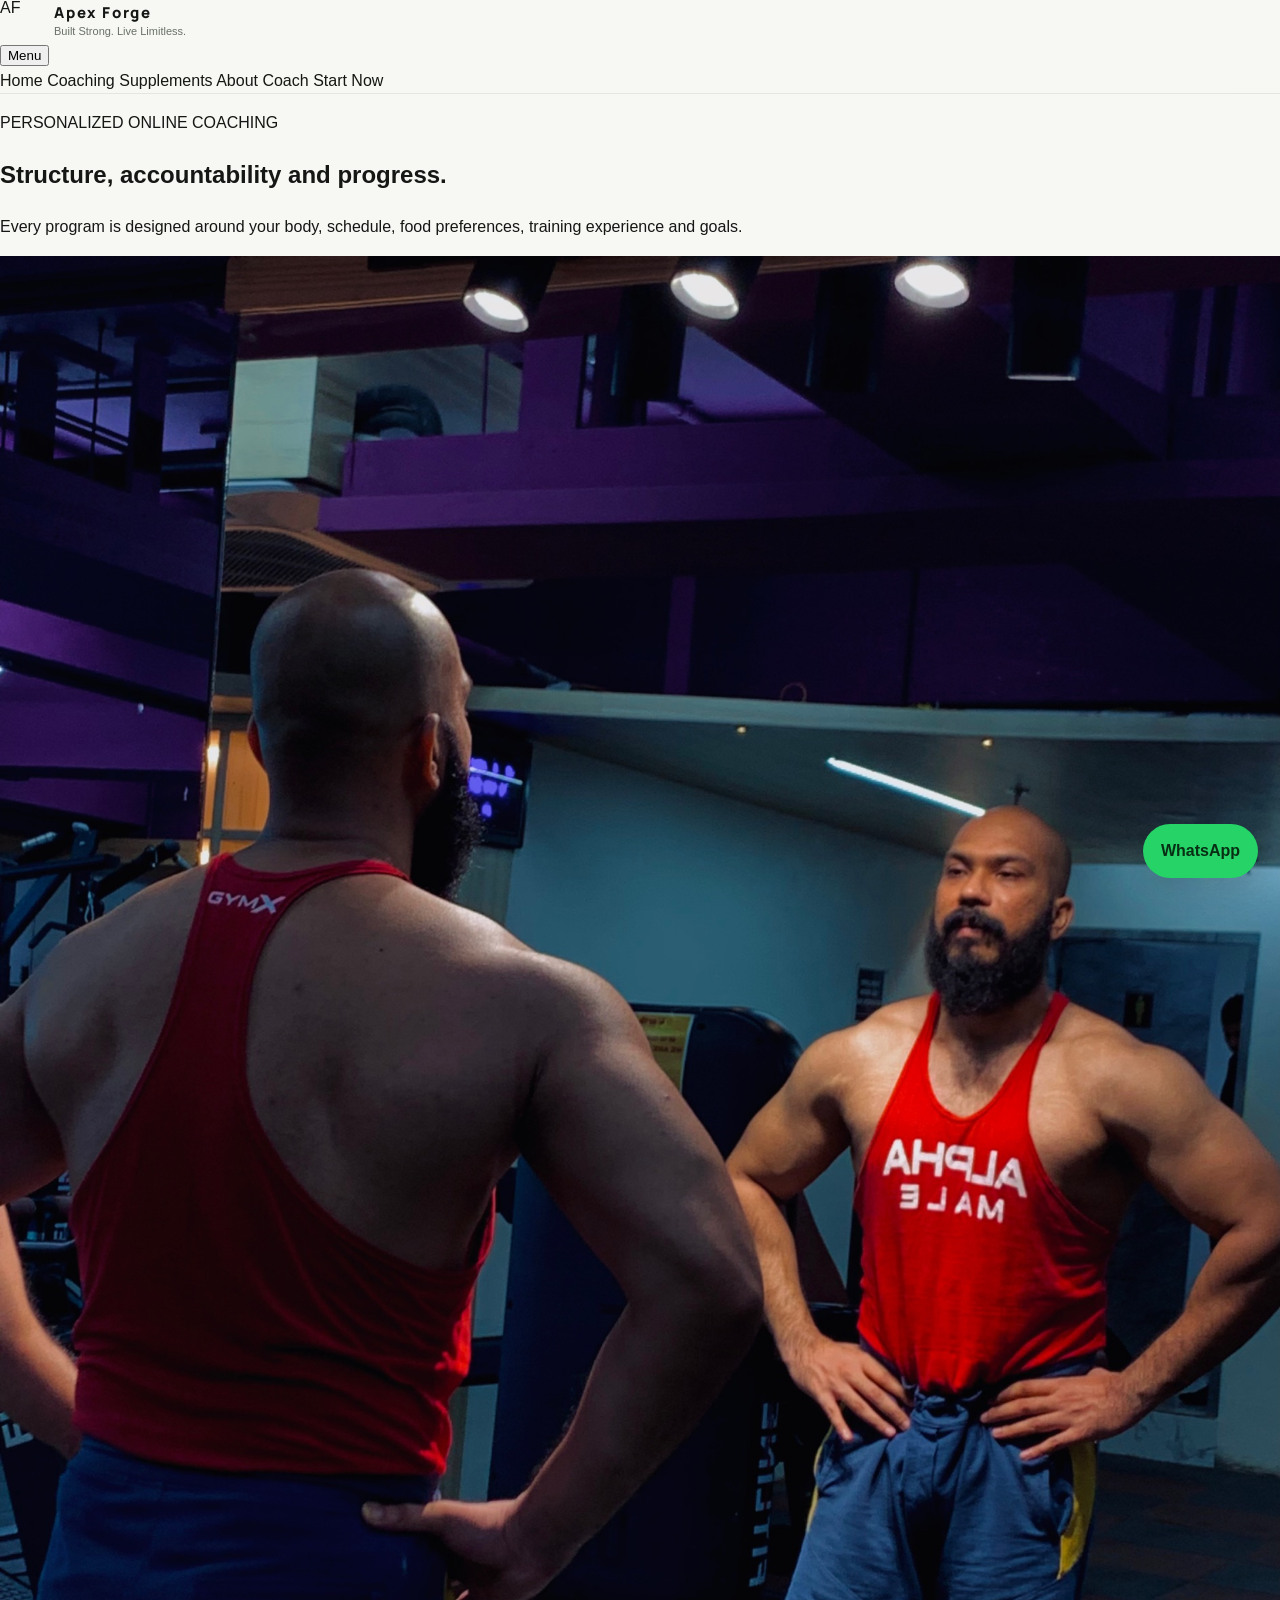
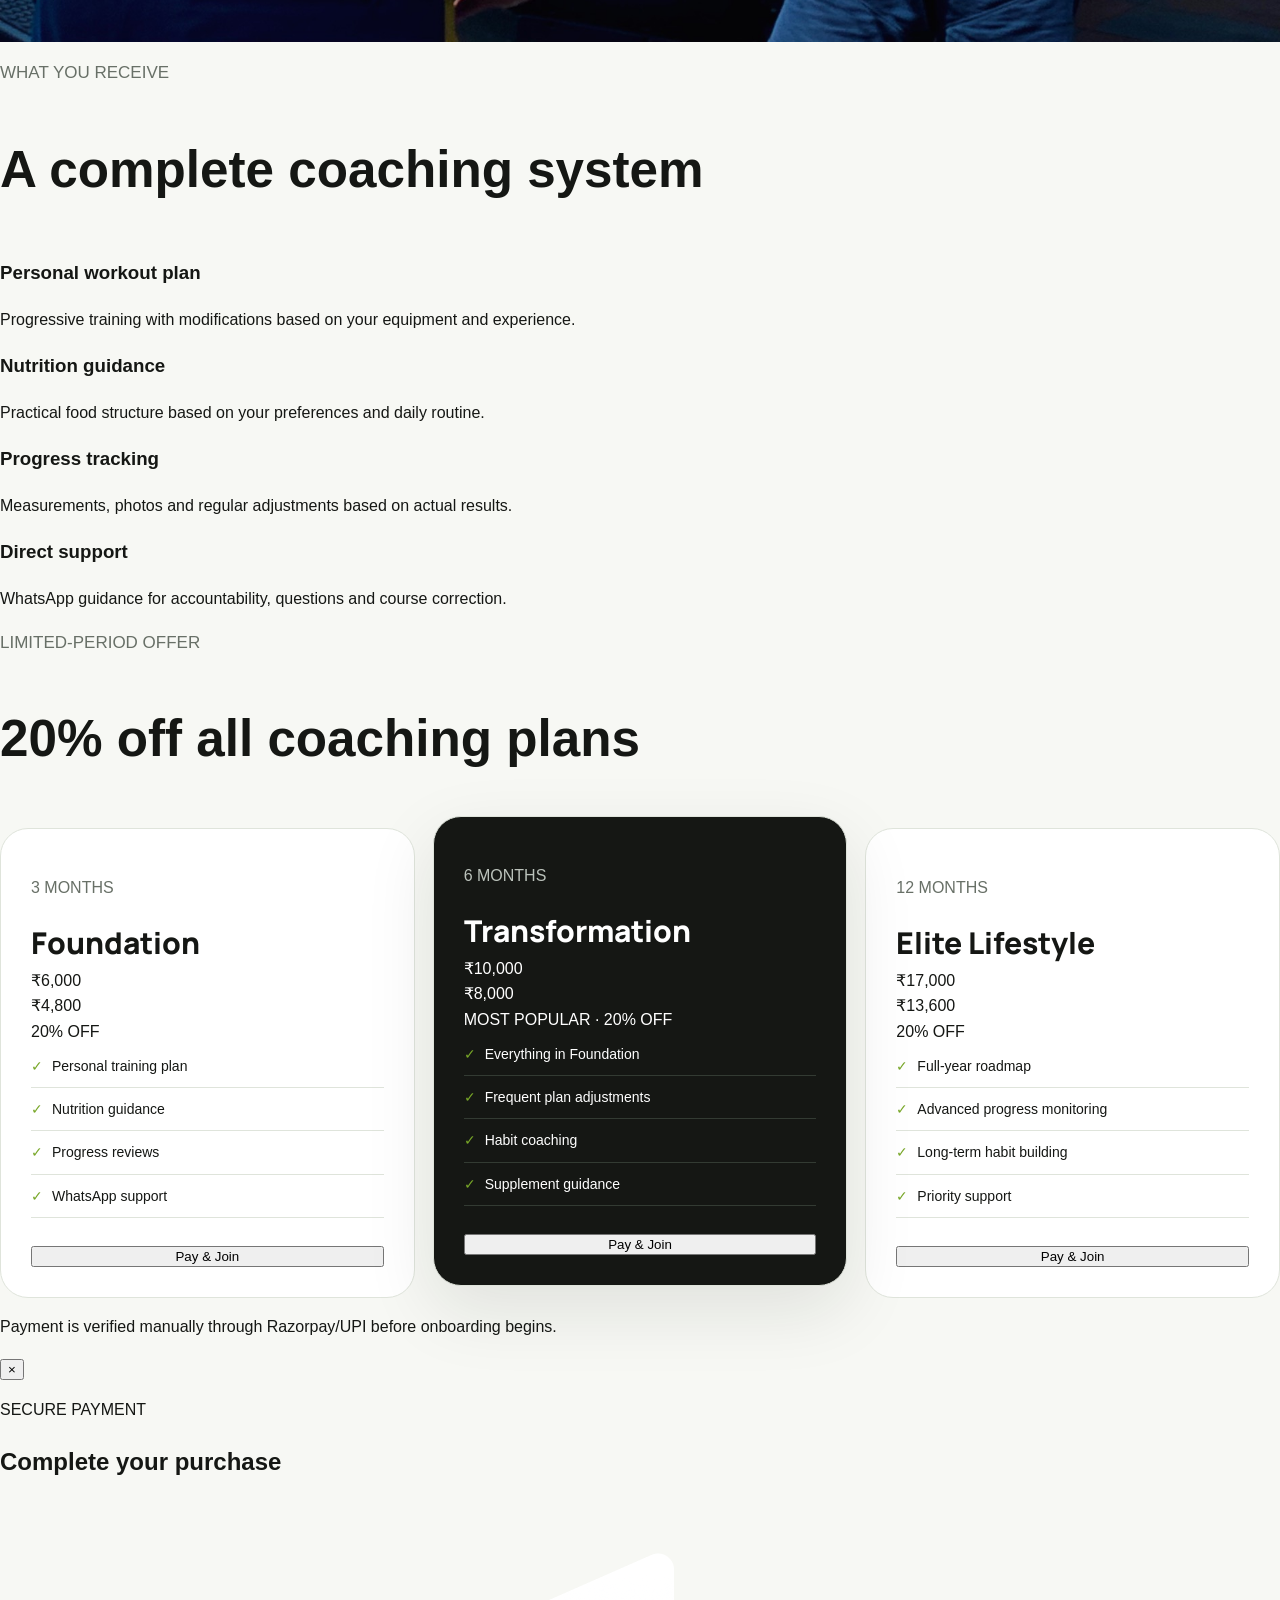
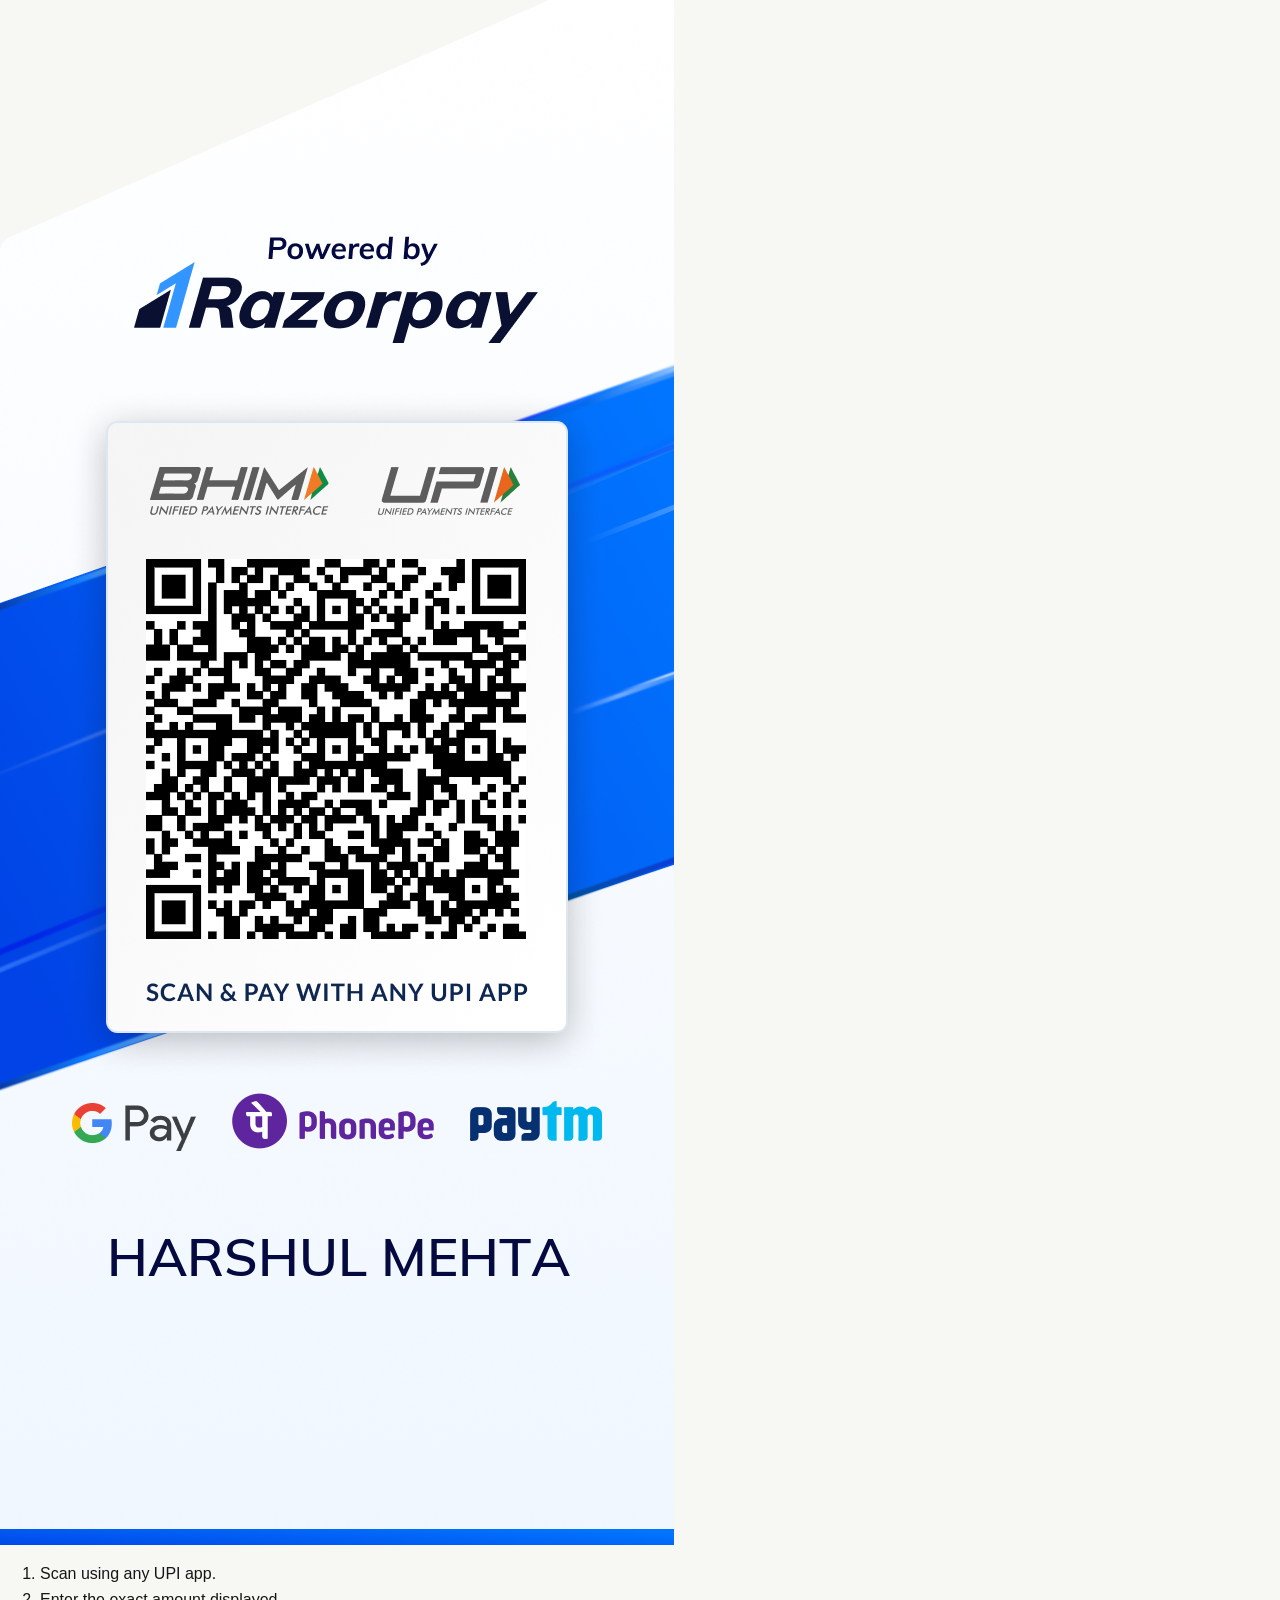
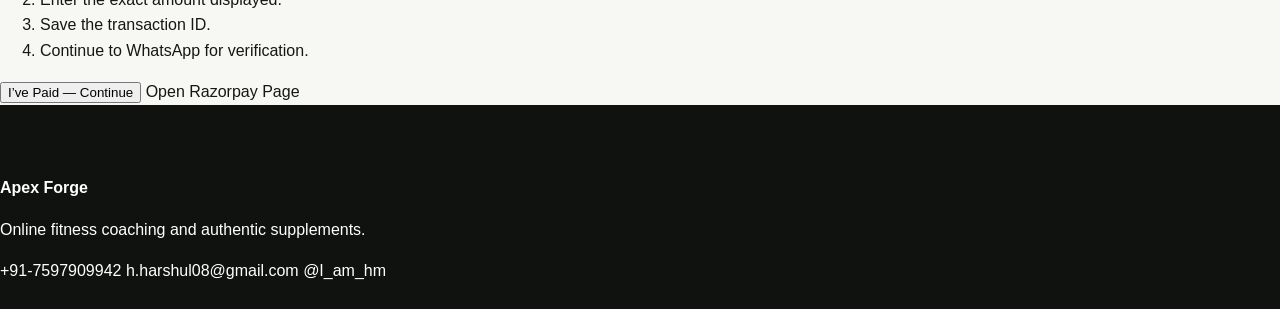
<file: coaching.html>
<!doctype html>
<html lang="en">
<head><title>Online Coaching | Apex Forge</title>
<meta charset="utf-8">
<meta name="viewport" content="width=device-width,initial-scale=1">
<meta name="description" content="Apex Forge online fitness coaching and authentic supplements across India.">
<link rel="preconnect" href="https://fonts.googleapis.com">
<link rel="preconnect" href="https://fonts.gstatic.com" crossorigin>
<link href="https://fonts.googleapis.com/css2?family=Manrope:wght@400;500;600;700;800&family=Playfair+Display:wght@600;700&display=swap" rel="stylesheet">
<link rel="stylesheet" href="styles.css">
</head>
<body>

<header class="site-header">
  <a class="brand" href="index.html">
    <span class="brand-mark">AF</span>
    <span><strong>Apex Forge</strong><small>Built Strong. Live Limitless.</small></span>
  </a>
  <button class="menu-button" aria-label="Open menu">Menu</button>
  <nav class="site-nav">
    <a href="index.html">Home</a>
    <a href="coaching.html">Coaching</a>
    <a href="supplements.html">Supplements</a>
    <a href="about.html">About Coach</a>
    <a class="nav-button" href="coaching.html#plans">Start Now</a>
  </nav>
</header>

<main>
  <section class="page-hero">
    <div>
      <p class="eyebrow">PERSONALIZED ONLINE COACHING</p>
      <h1>Structure, accountability and progress.</h1>
      <p>Every program is designed around your body, schedule, food preferences, training experience and goals.</p>
    </div>
    <img src="assets/coach-harshul.jpg" alt="Coach Harshul Mehta">
  </section>

  <section class="content-section">
    <div class="section-heading">
      <p class="eyebrow">WHAT YOU RECEIVE</p>
      <h2>A complete coaching system</h2>
    </div>
    <div class="feature-grid">
      <article><h3>Personal workout plan</h3><p>Progressive training with modifications based on your equipment and experience.</p></article>
      <article><h3>Nutrition guidance</h3><p>Practical food structure based on your preferences and daily routine.</p></article>
      <article><h3>Progress tracking</h3><p>Measurements, photos and regular adjustments based on actual results.</p></article>
      <article><h3>Direct support</h3><p>WhatsApp guidance for accountability, questions and course correction.</p></article>
    </div>
  </section>

  <section class="pricing-section" id="plans">
    <div class="section-heading">
      <p class="eyebrow">LIMITED-PERIOD OFFER</p>
      <h2>20% off all coaching plans</h2>
    </div>
    <div class="pricing-grid">
      <article class="price-card">
        <p class="plan-label">3 MONTHS</p><h3>Foundation</h3>
        <div class="old-price">₹6,000</div><div class="current-price">₹4,800</div>
        <span class="sale-pill">20% OFF</span>
        <ul><li>Personal training plan</li><li>Nutrition guidance</li><li>Progress reviews</li><li>WhatsApp support</li></ul>
        <button class="button primary pay-button" data-name="3 Months – Foundation Coaching" data-price="₹4,800">Pay & Join</button>
      </article>
      <article class="price-card featured">
        <p class="plan-label">6 MONTHS</p><h3>Transformation</h3>
        <div class="old-price">₹10,000</div><div class="current-price">₹8,000</div>
        <span class="sale-pill">MOST POPULAR · 20% OFF</span>
        <ul><li>Everything in Foundation</li><li>Frequent plan adjustments</li><li>Habit coaching</li><li>Supplement guidance</li></ul>
        <button class="button primary pay-button" data-name="6 Months – Transformation Coaching" data-price="₹8,000">Pay & Join</button>
      </article>
      <article class="price-card">
        <p class="plan-label">12 MONTHS</p><h3>Elite Lifestyle</h3>
        <div class="old-price">₹17,000</div><div class="current-price">₹13,600</div>
        <span class="sale-pill">20% OFF</span>
        <ul><li>Full-year roadmap</li><li>Advanced progress monitoring</li><li>Long-term habit building</li><li>Priority support</li></ul>
        <button class="button primary pay-button" data-name="12 Months – Elite Lifestyle Coaching" data-price="₹13,600">Pay & Join</button>
      </article>
    </div>
    <p class="payment-disclaimer">Payment is verified manually through Razorpay/UPI before onboarding begins.</p>
  </section>
</main>

<div class="modal" id="paymentModal" aria-hidden="true">
  <div class="modal-backdrop" data-close></div>
  <div class="modal-card">
    <button class="modal-close" data-close>×</button>
    <p class="eyebrow">SECURE PAYMENT</p>
    <h2>Complete your purchase</h2>
    <div class="purchase-summary">
      <span id="purchaseName"></span>
      <strong id="purchasePrice"></strong>
    </div>
    <div class="payment-layout">
      <img src="assets/razorpay-qr.jpeg" alt="Razorpay UPI QR code">
      <div>
        <ol>
          <li>Scan using any UPI app.</li>
          <li>Enter the exact amount displayed.</li>
          <li>Save the transaction ID.</li>
          <li>Continue to WhatsApp for verification.</li>
        </ol>
        <button class="button primary full" id="paidButton">I’ve Paid — Continue</button>
        <a class="button secondary full" href="https://razorpay.me/@harshulmehta" target="_blank">Open Razorpay Page</a>
      </div>
    </div>
  </div>
</div>


<footer class="footer">
  <div><strong>Apex Forge</strong><p>Online fitness coaching and authentic supplements.</p></div>
  <div class="footer-links">
    <a href="tel:+917597909942">+91-7597909942</a>
    <a href="mailto:h.harshul08@gmail.com">h.harshul08@gmail.com</a>
    <a href="https://instagram.com/I_am_hm" target="_blank">@I_am_hm</a>
  </div>
</footer>
<a class="whatsapp" href="https://wa.me/917597909942" target="_blank">WhatsApp</a>

<script src="script.js"></script>
</body></html>
</file>
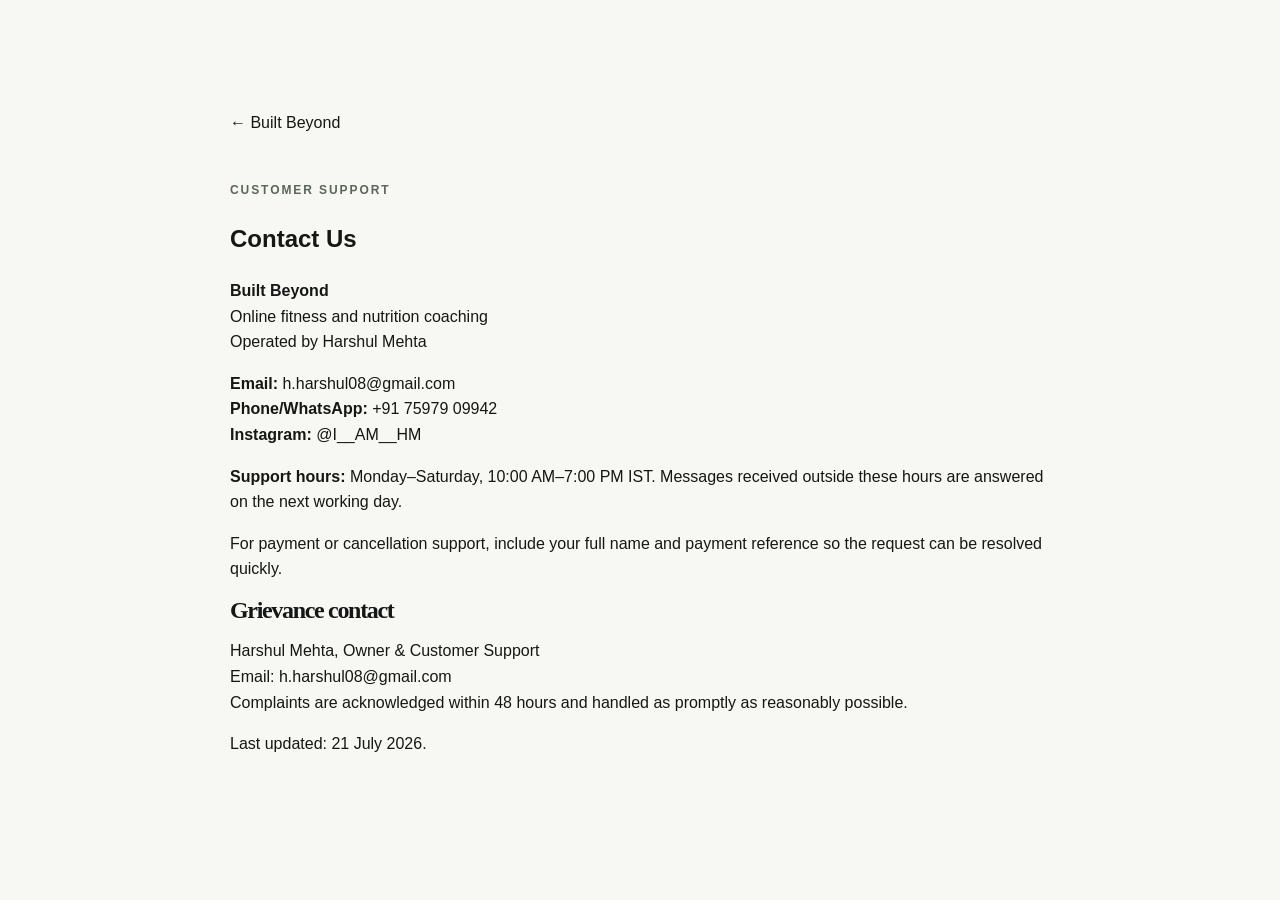
<file: contact.html>
<!doctype html><html lang="en"><head><meta charset="utf-8"><meta name="viewport" content="width=device-width,initial-scale=1"><title>Contact Us | Built Beyond</title><link rel="stylesheet" href="styles.css"><link rel="icon" href="favicon.svg"></head><body><main class="section"><article class="shell" style="max-width:820px"><a href="index.html">← Built Beyond</a><p class="kicker" style="margin-top:45px">Customer support</p><h1>Contact Us</h1><p><strong>Built Beyond</strong><br>Online fitness and nutrition coaching<br>Operated by Harshul Mehta</p><p><strong>Email:</strong> <a href="mailto:h.harshul08@gmail.com">h.harshul08@gmail.com</a><br><strong>Phone/WhatsApp:</strong> <a href="tel:+917597909942">+91 75979 09942</a><br><strong>Instagram:</strong> <a target="_blank" rel="noopener" href="https://www.instagram.com/i__am__hm/">@I__AM__HM</a></p><p><strong>Support hours:</strong> Monday–Saturday, 10:00 AM–7:00 PM IST. Messages received outside these hours are answered on the next working day.</p><p>For payment or cancellation support, include your full name and payment reference so the request can be resolved quickly.</p><h2>Grievance contact</h2><p>Harshul Mehta, Owner & Customer Support<br>Email: <a href="mailto:h.harshul08@gmail.com">h.harshul08@gmail.com</a><br>Complaints are acknowledged within 48 hours and handled as promptly as reasonably possible.</p><p>Last updated: 21 July 2026.</p></article></main></body></html>
</file>
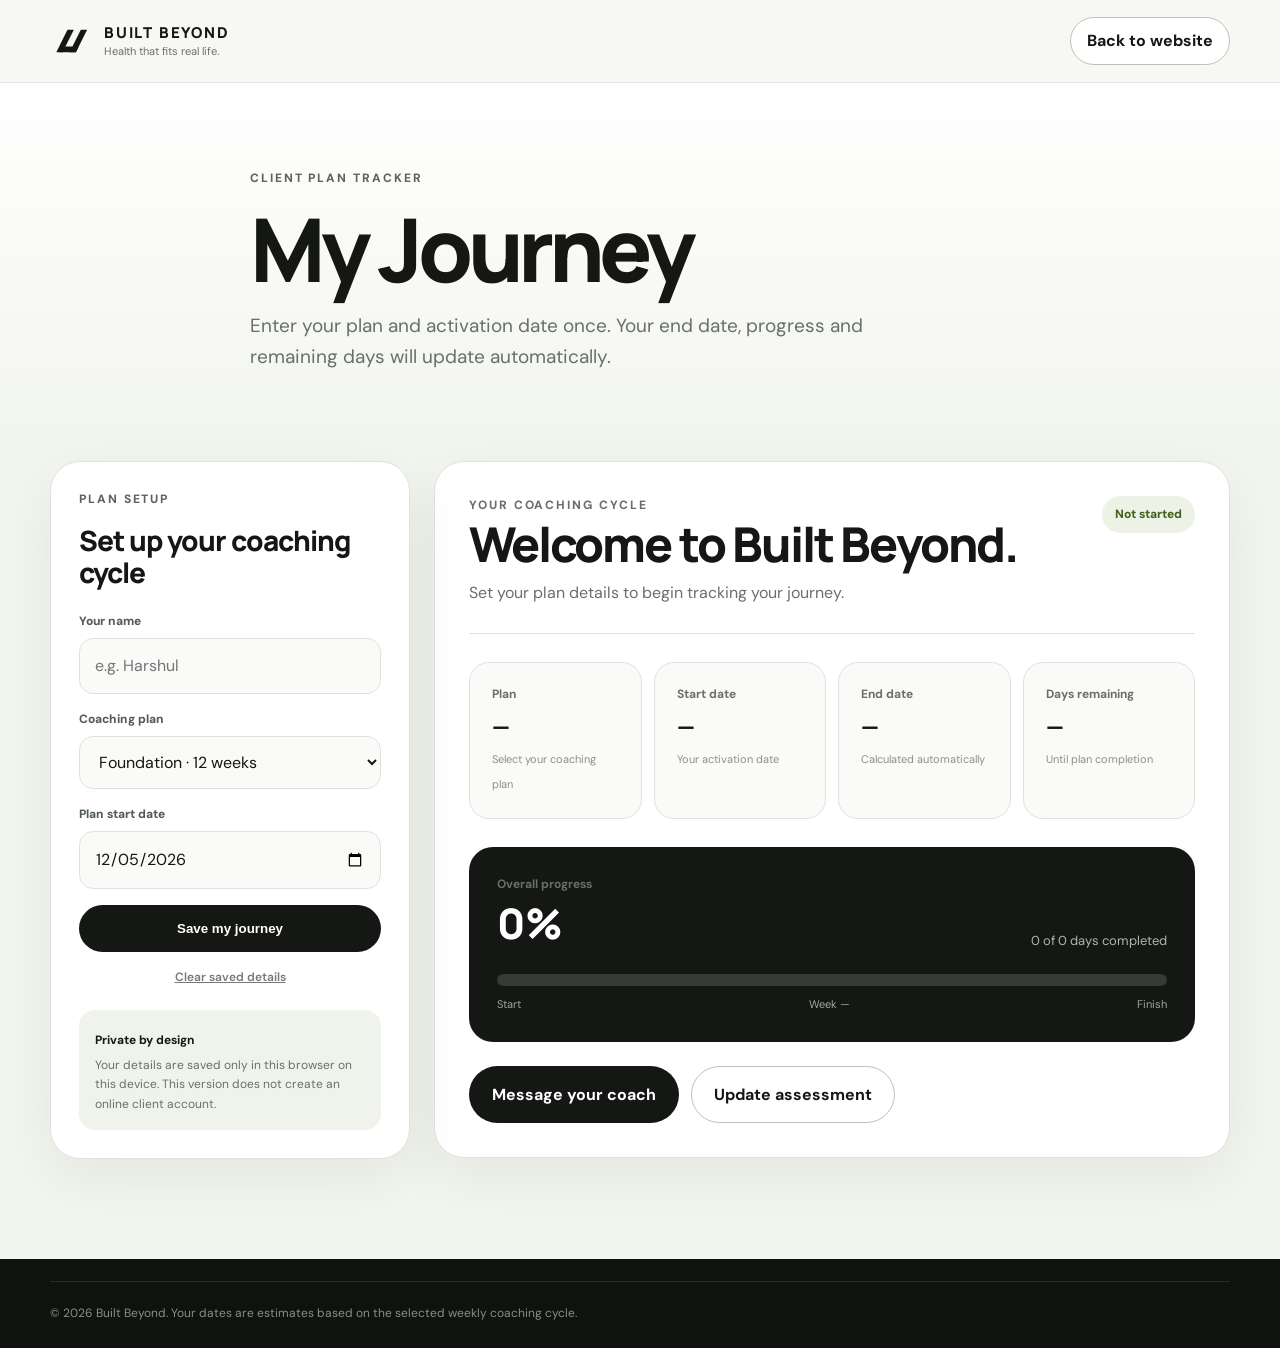
<file: my-journey.html>
<!doctype html>
<html lang="en">
<head>
  <meta charset="utf-8">
  <meta name="viewport" content="width=device-width, initial-scale=1">
  <title>My Journey | Built Beyond</title>
  <meta name="description" content="Track your Built Beyond coaching plan start date, end date, days completed and days remaining.">
  <meta name="theme-color" content="#f6f7f3">
  <link rel="canonical" href="https://builtbeyond.fit/my-journey.html">
  <link rel="icon" href="favicon.svg" type="image/svg+xml">
  <link rel="preconnect" href="https://fonts.googleapis.com">
  <link rel="preconnect" href="https://fonts.gstatic.com" crossorigin>
  <link href="https://fonts.googleapis.com/css2?family=DM+Sans:wght@400;500;600;700&family=Manrope:wght@500;600;700;800&display=swap" rel="stylesheet">
  <link rel="stylesheet" href="styles.css">
</head>
<body class="journey-page">
<header class="site-header">
  <div class="shell nav-wrap">
    <a class="brand" href="index.html" aria-label="Built Beyond home">
      <svg class="brand-mark" viewBox="0 0 60 60" aria-hidden="true"><path d="M9 46 25 14h9L18 46H9Z"/><path d="M28 46 44 14h9L37 46h-9Z"/><path d="M18 38h23l-4 8H14l4-8Z"/></svg>
      <span><strong>BUILT BEYOND</strong><small>Health that fits real life.</small></span>
    </a>
    <a class="btn secondary compact-btn" href="index.html">Back to website</a>
  </div>
</header>
<main>
  <section class="journey-hero">
    <div class="shell journey-intro">
      <p class="kicker">Client plan tracker</p>
      <h1>My Journey</h1>
      <p>Enter your plan and activation date once. Your end date, progress and remaining days will update automatically.</p>
    </div>
  </section>

  <section class="journey-dashboard-section">
    <div class="shell dashboard-grid">
      <aside class="journey-setup-card">
        <p class="kicker">Plan setup</p>
        <h2>Set up your coaching cycle</h2>
        <form id="journeyForm" class="journey-form">
          <label><span>Your name</span><input id="clientName" type="text" placeholder="e.g. Harshul" autocomplete="name"></label>
          <label><span>Coaching plan</span><select id="planType"><option value="12">Foundation · 12 weeks</option><option value="24">Momentum · 24 weeks</option><option value="52">Transformation · 52 weeks</option></select></label>
          <label><span>Plan start date</span><input id="startDate" type="date" required></label>
          <button class="btn primary full" type="submit">Save my journey</button>
          <button class="journey-reset" id="resetJourney" type="button">Clear saved details</button>
        </form>
        <div class="privacy-note"><strong>Private by design</strong><p>Your details are saved only in this browser on this device. This version does not create an online client account.</p></div>
      </aside>

      <div class="journey-dashboard" id="journeyDashboard" aria-live="polite">
        <div class="journey-welcome">
          <div><p class="kicker">Your coaching cycle</p><h2 id="welcomeTitle">Welcome to Built Beyond.</h2><p id="journeyMessage">Set your plan details to begin tracking your journey.</p></div>
          <span class="status-pill" id="statusPill">Not started</span>
        </div>

        <div class="journey-stat-grid">
          <article><span>Plan</span><strong id="planLabel">—</strong><small id="planLength">Select your coaching plan</small></article>
          <article><span>Start date</span><strong id="startDisplay">—</strong><small>Your activation date</small></article>
          <article><span>End date</span><strong id="endDisplay">—</strong><small>Calculated automatically</small></article>
          <article><span>Days remaining</span><strong id="remainingDisplay">—</strong><small id="remainingNote">Until plan completion</small></article>
        </div>

        <div class="progress-panel">
          <div class="progress-heading"><div><span>Overall progress</span><strong id="progressPercent">0%</strong></div><p id="dayCounter">0 of 0 days completed</p></div>
          <div class="progress-track" role="progressbar" aria-valuemin="0" aria-valuemax="100" aria-valuenow="0" id="progressBar"><span id="progressFill"></span></div>
          <div class="milestone-row"><span>Start</span><span id="currentWeek">Week —</span><span>Finish</span></div>
        </div>

        <div class="journey-actions">
          <a class="btn primary" href="https://wa.me/917597909942?text=Hi%20Harshul%2C%20I%20would%20like%20to%20discuss%20my%20Built%20Beyond%20coaching%20journey." target="_blank" rel="noopener">Message your coach</a>
          <a class="btn secondary" href="assessment.html">Update assessment</a>
        </div>
      </div>
    </div>
  </section>
</main>
<footer class="footer journey-footer"><div class="shell copyright">© <span id="year"></span> Built Beyond. Your dates are estimates based on the selected weekly coaching cycle.</div></footer>
<script src="journey.js"></script>
</body>
</html>
</file>
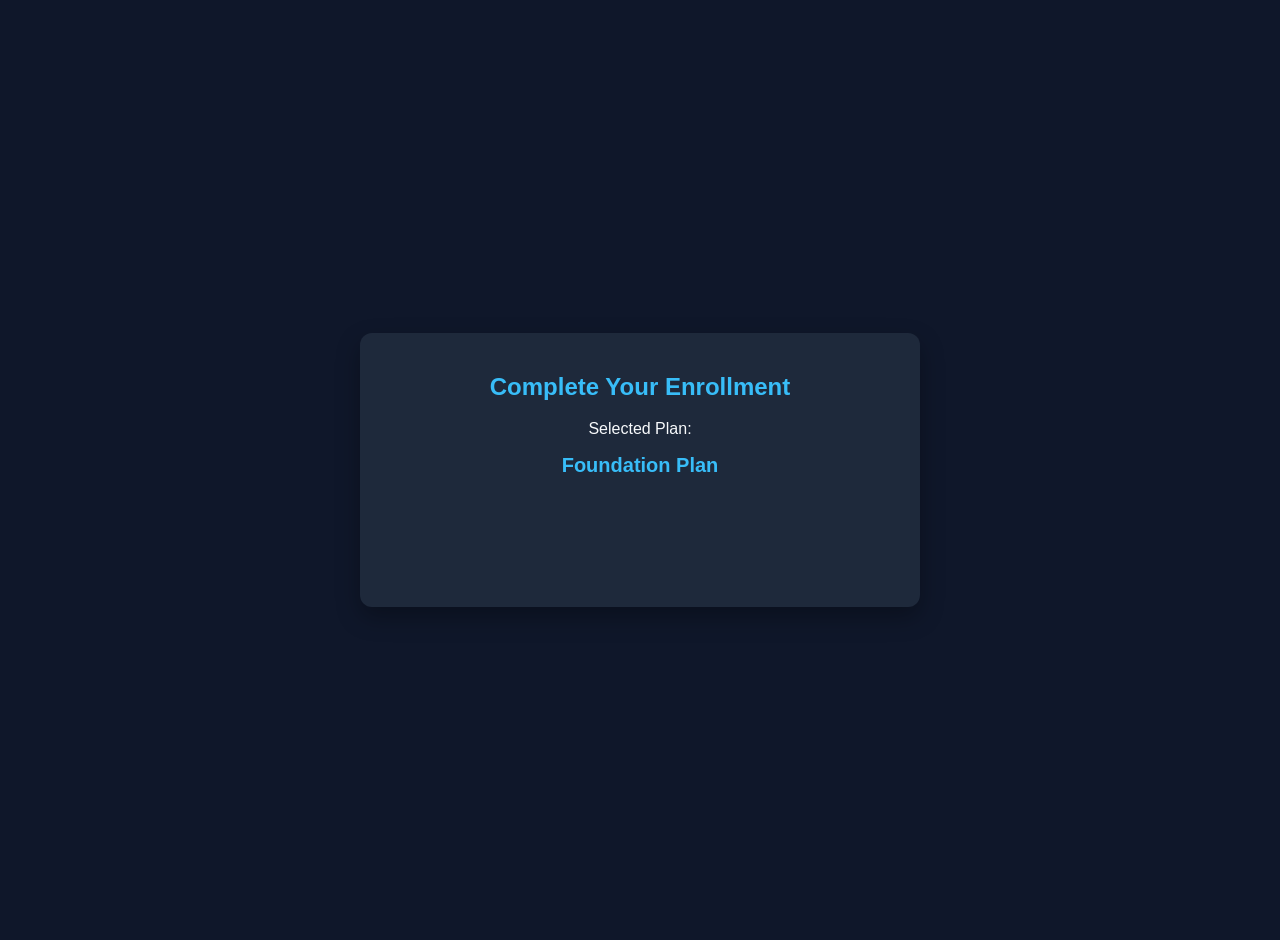
<file: payment.html>
<!DOCTYPE html>
<html lang="en">
<head>
    <meta charset="UTF-8">
    <meta name="viewport" content="width=device-width, initial-scale=1.0">
    <title>Complete Payment - Built Beyond</title>
    <style>
        body {
            font-family: -apple-system, BlinkMacSystemFont, "Segoe UI", Roboto, Helvetica, Arial, sans-serif;
            background-color: #0f172a;
            color: #f8fafc;
            display: flex;
            justify-content: center;
            align-items: center;
            min-height: 100vh;
            margin: 0;
            padding: 20px;
        }
        .container {
            background-color: #1e293b;
            padding: 40px;
            border-radius: 12px;
            max-width: 480px;
            width: 100%;
            text-align: center;
            box-shadow: 0 10px 25px rgba(0,0,0,0.3);
        }
        h2 { margin-top: 0; color: #38bdf8; }
        .plan-title {
            font-size: 20px;
            font-weight: bold;
            color: #38bdf8;
            margin: 15px 0;
            text-transform: capitalize;
        }
        .razorpay-container {
            margin-top: 30px;
            min-height: 60px;
        }
    </style>
</head>
<body>

<div class="container">
    <h2>Complete Your Enrollment</h2>
    <p>Selected Plan:</p>
    <div id="selected-plan-display" class="plan-title">Loading...</div>

    <div class="razorpay-container" id="razorpay-button-wrapper">
        <!-- Razorpay button script injects here -->
    </div>
</div>

<script>
    // Plan button mapping
    const planButtons = {
        'foundation': 'pl_TGunCpCS76IPFx',
        'momentum': 'pl_TGuqq1QOc3WZOV',
        'transformation': 'pl_TGusnNWMw4EpHL'
    };

    window.addEventListener('DOMContentLoaded', () => {
        const urlParams = new URLSearchParams(window.location.search);
        let selectedPlan = urlParams.get('plan');

        // Fallback default plan
        if (!selectedPlan || !planButtons[selectedPlan.toLowerCase()]) {
            selectedPlan = 'foundation';
        } else {
            selectedPlan = selectedPlan.toLowerCase();
        }

        // Display selection
        document.getElementById('selected-plan-display').innerText = selectedPlan + " Plan";

        // Inject Razorpay button
        const buttonId = planButtons[selectedPlan];
        const wrapper = document.getElementById('razorpay-button-wrapper');

        const form = document.createElement('form');
        const script = document.createElement('script');
        script.src = 'https://checkout.razorpay.com/v1/payment-button.js';
        script.setAttribute('data-payment_button_id', buttonId);
        script.async = true;

        form.appendChild(script);
        wrapper.appendChild(form);
    });
</script>

</body>
</html>
</file>
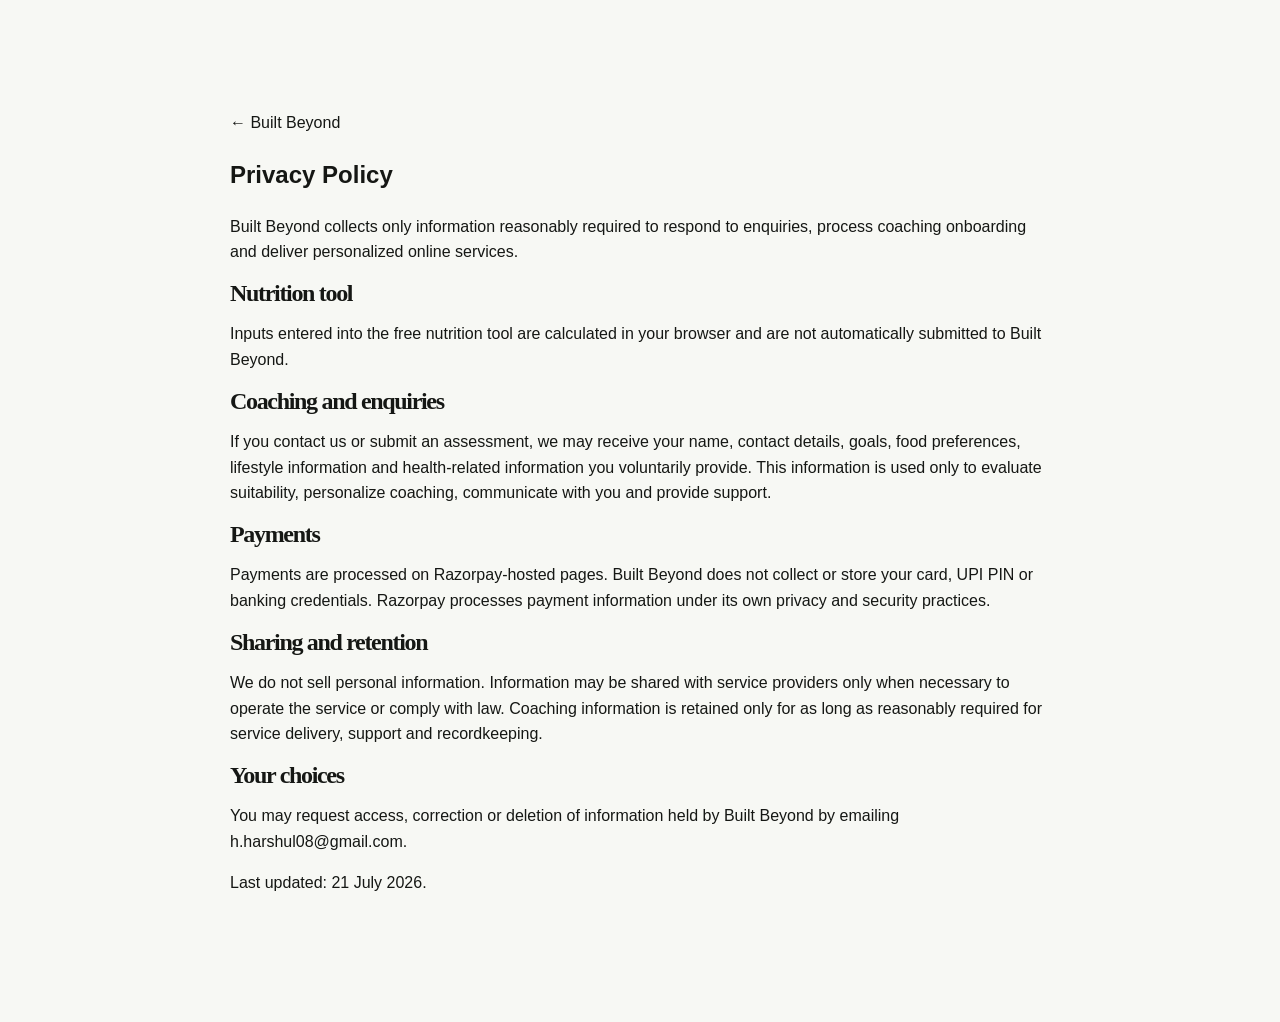
<file: privacy.html>
<!doctype html><html lang="en"><head><meta charset="utf-8"><meta name="viewport" content="width=device-width,initial-scale=1"><title>Privacy Policy | Built Beyond</title><link rel="stylesheet" href="styles.css"><link rel="icon" href="favicon.svg"></head><body><main class="section"><article class="shell" style="max-width:820px"><a href="index.html">← Built Beyond</a><h1>Privacy Policy</h1><p>Built Beyond collects only information reasonably required to respond to enquiries, process coaching onboarding and deliver personalized online services.</p><h2>Nutrition tool</h2><p>Inputs entered into the free nutrition tool are calculated in your browser and are not automatically submitted to Built Beyond.</p><h2>Coaching and enquiries</h2><p>If you contact us or submit an assessment, we may receive your name, contact details, goals, food preferences, lifestyle information and health-related information you voluntarily provide. This information is used only to evaluate suitability, personalize coaching, communicate with you and provide support.</p><h2>Payments</h2><p>Payments are processed on Razorpay-hosted pages. Built Beyond does not collect or store your card, UPI PIN or banking credentials. Razorpay processes payment information under its own privacy and security practices.</p><h2>Sharing and retention</h2><p>We do not sell personal information. Information may be shared with service providers only when necessary to operate the service or comply with law. Coaching information is retained only for as long as reasonably required for service delivery, support and recordkeeping.</p><h2>Your choices</h2><p>You may request access, correction or deletion of information held by Built Beyond by emailing <a href="mailto:h.harshul08@gmail.com">h.harshul08@gmail.com</a>.</p><p>Last updated: 21 July 2026.</p></article></main></body></html>
</file>
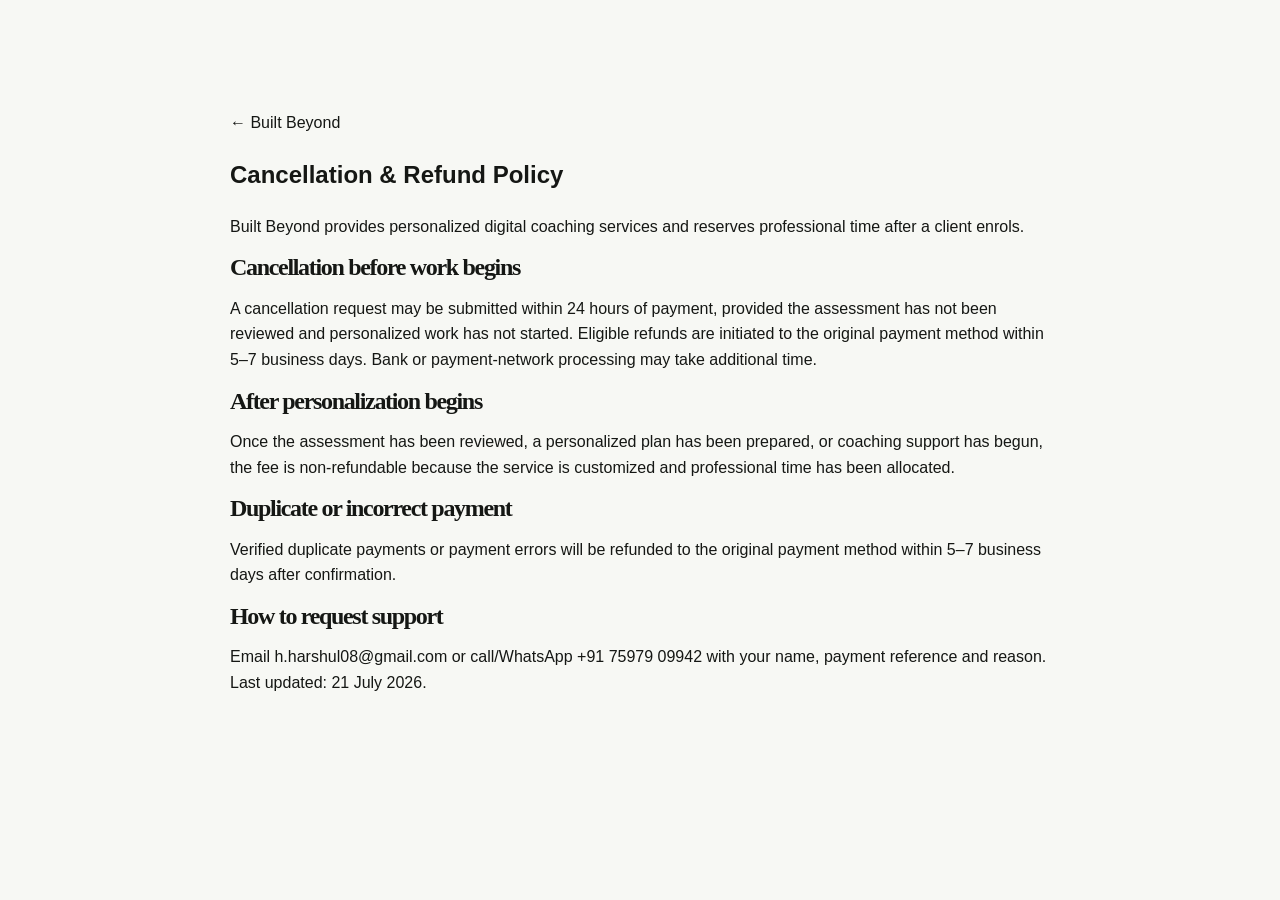
<file: refund.html>
<!doctype html><html lang="en"><head><meta charset="utf-8"><meta name="viewport" content="width=device-width,initial-scale=1"><title>Cancellation & Refund Policy | Built Beyond</title><link rel="stylesheet" href="styles.css"><link rel="icon" href="favicon.svg"></head><body><main class="section"><article class="shell" style="max-width:820px"><a href="index.html">← Built Beyond</a><h1>Cancellation & Refund Policy</h1><p>Built Beyond provides personalized digital coaching services and reserves professional time after a client enrols.</p><h2>Cancellation before work begins</h2><p>A cancellation request may be submitted within 24 hours of payment, provided the assessment has not been reviewed and personalized work has not started. Eligible refunds are initiated to the original payment method within 5–7 business days. Bank or payment-network processing may take additional time.</p><h2>After personalization begins</h2><p>Once the assessment has been reviewed, a personalized plan has been prepared, or coaching support has begun, the fee is non-refundable because the service is customized and professional time has been allocated.</p><h2>Duplicate or incorrect payment</h2><p>Verified duplicate payments or payment errors will be refunded to the original payment method within 5–7 business days after confirmation.</p><h2>How to request support</h2><p>Email <a href="mailto:h.harshul08@gmail.com">h.harshul08@gmail.com</a> or call/WhatsApp <a href="tel:+917597909942">+91 75979 09942</a> with your name, payment reference and reason. Last updated: 21 July 2026.</p></article></main></body></html>
</file>
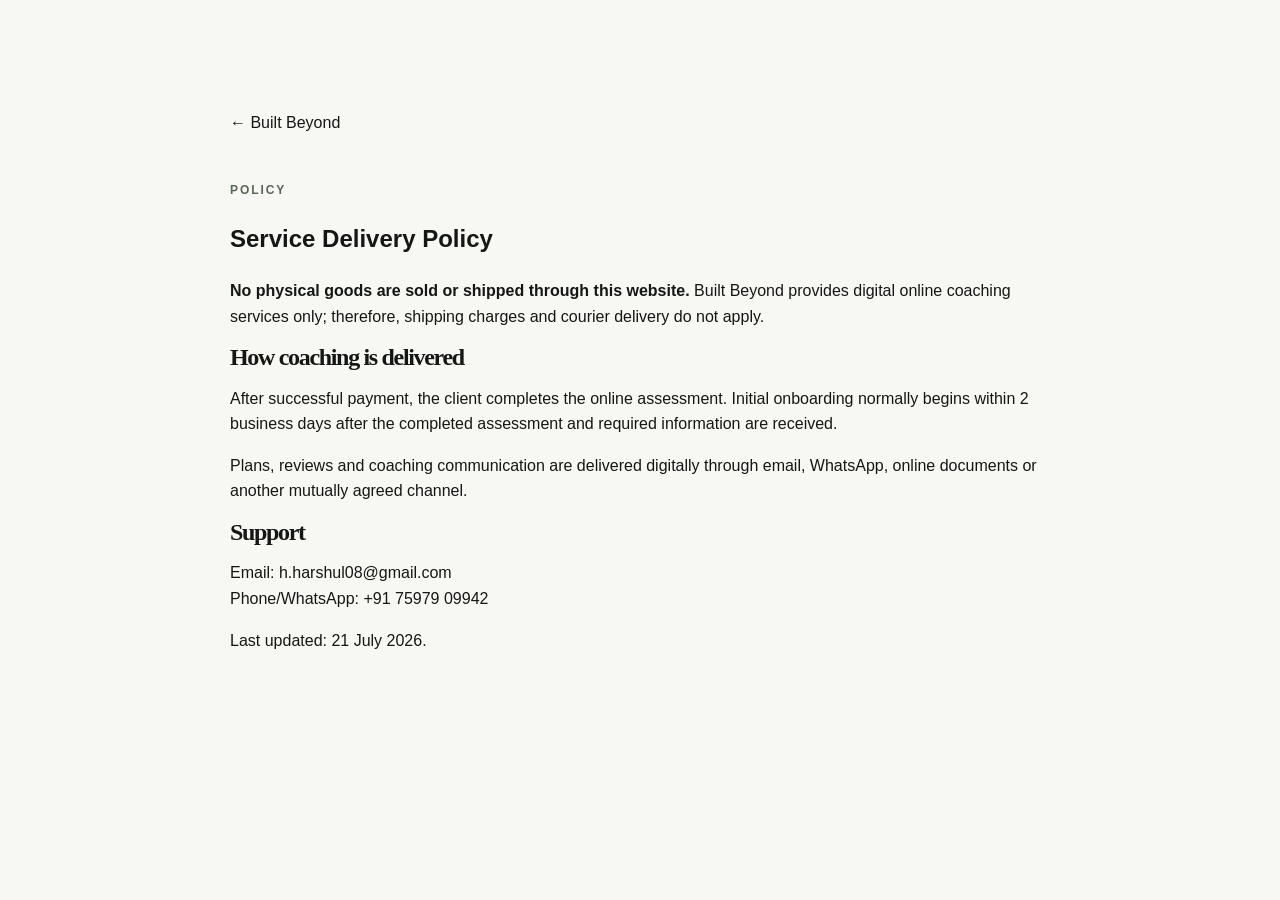
<file: shipping.html>
<!doctype html><html lang="en"><head><meta charset="utf-8"><meta name="viewport" content="width=device-width,initial-scale=1"><title>Service Delivery Policy | Built Beyond</title><link rel="stylesheet" href="styles.css"><link rel="icon" href="favicon.svg"></head><body><main class="section"><article class="shell" style="max-width:820px"><a href="index.html">← Built Beyond</a><p class="kicker" style="margin-top:45px">Policy</p><h1>Service Delivery Policy</h1><p><strong>No physical goods are sold or shipped through this website.</strong> Built Beyond provides digital online coaching services only; therefore, shipping charges and courier delivery do not apply.</p><h2>How coaching is delivered</h2><p>After successful payment, the client completes the online assessment. Initial onboarding normally begins within 2 business days after the completed assessment and required information are received.</p><p>Plans, reviews and coaching communication are delivered digitally through email, WhatsApp, online documents or another mutually agreed channel.</p><h2>Support</h2><p>Email: <a href="mailto:h.harshul08@gmail.com">h.harshul08@gmail.com</a><br>Phone/WhatsApp: <a href="tel:+917597909942">+91 75979 09942</a></p><p>Last updated: 21 July 2026.</p></article></main></body></html>
</file>
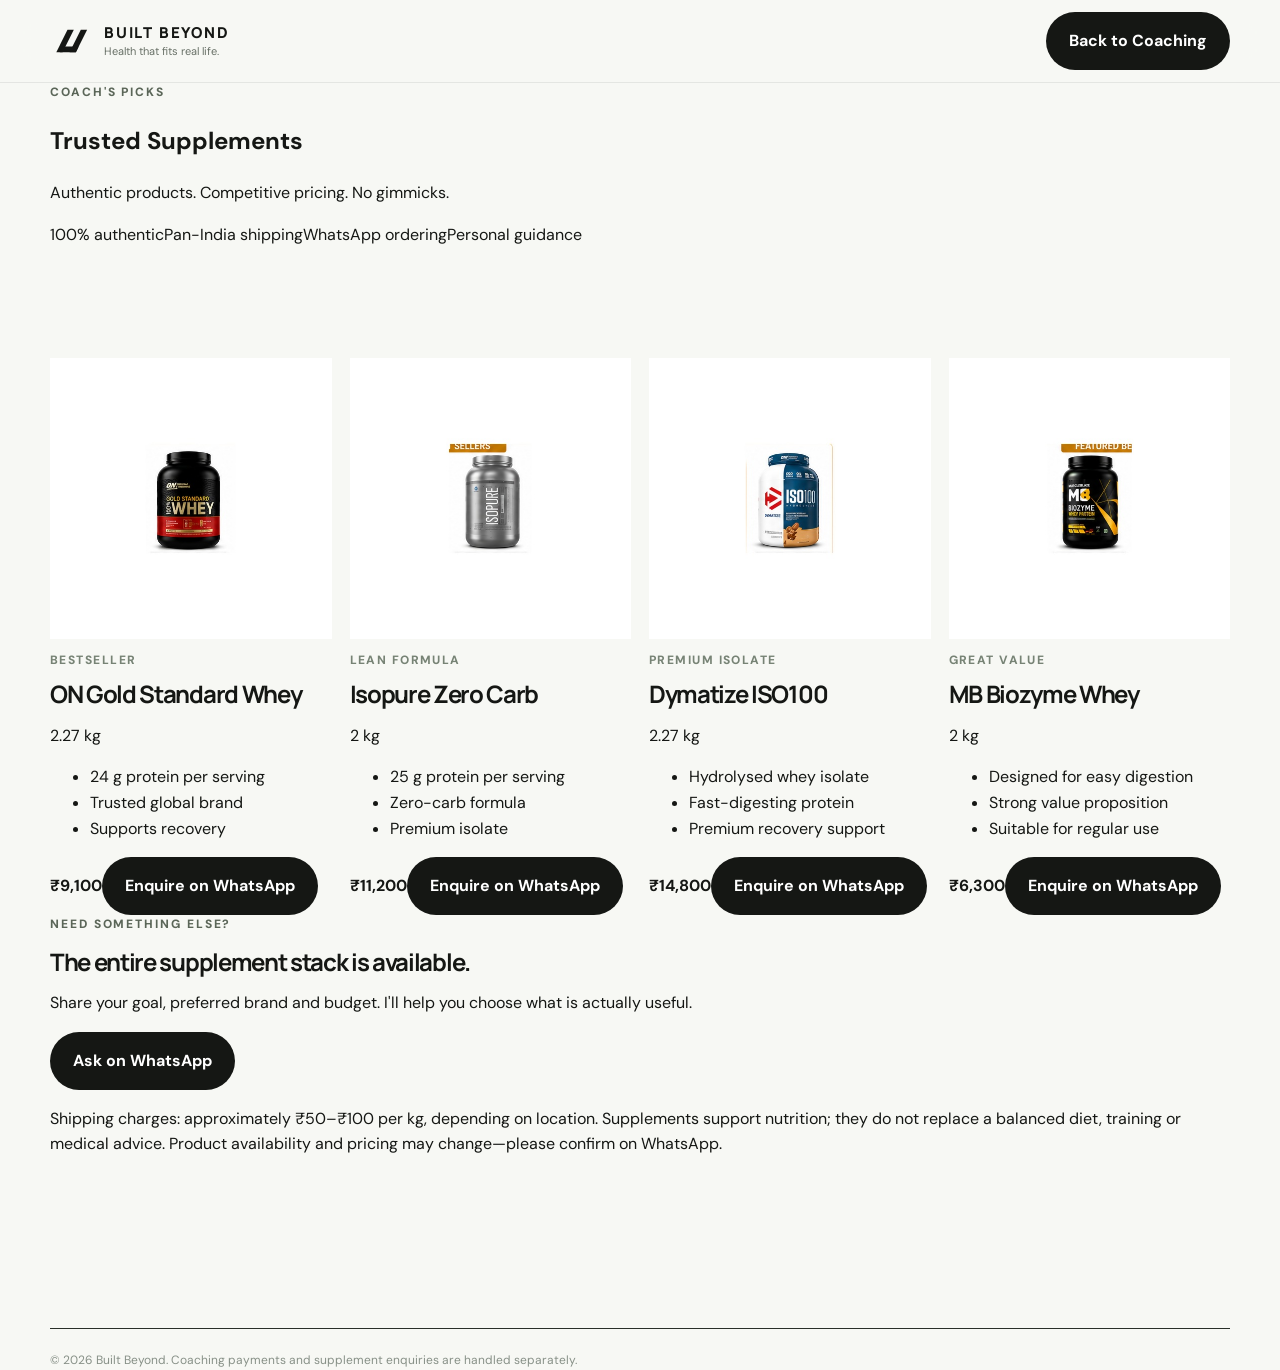
<file: supplements.html>
<!doctype html><html lang="en"><head><meta charset="utf-8"><meta name="viewport" content="width=device-width,initial-scale=1"><title>Trusted Supplements | Built Beyond</title><meta name="description" content="Authentic supplements from trusted brands. Browse the catalogue and enquire directly on WhatsApp."><link rel="icon" href="favicon.svg"><link rel="preconnect" href="https://fonts.googleapis.com"><link rel="preconnect" href="https://fonts.gstatic.com" crossorigin><link href="https://fonts.googleapis.com/css2?family=DM+Sans:wght@400;500;600;700&family=Manrope:wght@600;700;800&display=swap" rel="stylesheet"><link rel="stylesheet" href="styles.css"></head><body><header class="site-header"><div class="shell nav-wrap"><a class="brand" href="index.html"><svg class="brand-mark" viewBox="0 0 60 60"><path d="M9 46 25 14h9L18 46H9Z"></path><path d="M28 46 44 14h9L37 46h-9Z"></path><path d="M18 38h23l-4 8H14l4-8Z"></path></svg><span><strong>BUILT BEYOND</strong><small>Health that fits real life.</small></span></a><a class="btn primary small" href="index.html">Back to Coaching</a></div></header><main><section class="page-hero"><div class="shell centered"><p class="kicker">COACH'S PICKS</p><h1>Trusted Supplements</h1><p>Authentic products. Competitive pricing. No gimmicks.</p><div class="trust-row"><span>100% authentic</span><span>Pan-India shipping</span><span>WhatsApp ordering</span><span>Personal guidance</span></div></div></section><section class="section"><div class="shell"><div class="product-grid">
<article class="product-card"><div class="product-image"><img src="on-gold.jpg" alt="Optimum Nutrition Gold Standard Whey"></div><p class="badge">BESTSELLER</p><h2>ON Gold Standard Whey</h2><p class="product-size">2.27 kg</p><ul><li>24 g protein per serving</li><li>Trusted global brand</li><li>Supports recovery</li></ul><div class="product-bottom"><strong>₹9,100</strong><a class="btn primary" href="https://wa.me/917597909942?text=Hi%20Harshul%2C%20I%20want%20to%20enquire%20about%20ON%20Gold%20Standard%20Whey%202.27%20kg." target="_blank" rel="noopener">Enquire on WhatsApp</a></div></article>
<article class="product-card"><div class="product-image"><img src="isopure.jpg" alt="Isopure Zero Carb protein"></div><p class="badge">LEAN FORMULA</p><h2>Isopure Zero Carb</h2><p class="product-size">2 kg</p><ul><li>25 g protein per serving</li><li>Zero-carb formula</li><li>Premium isolate</li></ul><div class="product-bottom"><strong>₹11,200</strong><a class="btn primary" href="https://wa.me/917597909942?text=Hi%20Harshul%2C%20I%20want%20to%20enquire%20about%20Isopure%20Zero%20Carb%202%20kg." target="_blank" rel="noopener">Enquire on WhatsApp</a></div></article>
<article class="product-card"><div class="product-image"><img src="dymatize.jpg" alt="Dymatize ISO100 protein"></div><p class="badge">PREMIUM ISOLATE</p><h2>Dymatize ISO100</h2><p class="product-size">2.27 kg</p><ul><li>Hydrolysed whey isolate</li><li>Fast-digesting protein</li><li>Premium recovery support</li></ul><div class="product-bottom"><strong>₹14,800</strong><a class="btn primary" href="https://wa.me/917597909942?text=Hi%20Harshul%2C%20I%20want%20to%20enquire%20about%20Dymatize%20ISO100%202.27%20kg." target="_blank" rel="noopener">Enquire on WhatsApp</a></div></article>
<article class="product-card"><div class="product-image"><img src="mb-biozyme.jpg" alt="MuscleBlaze Biozyme Whey"></div><p class="badge">GREAT VALUE</p><h2>MB Biozyme Whey</h2><p class="product-size">2 kg</p><ul><li>Designed for easy digestion</li><li>Strong value proposition</li><li>Suitable for regular use</li></ul><div class="product-bottom"><strong>₹6,300</strong><a class="btn primary" href="https://wa.me/917597909942?text=Hi%20Harshul%2C%20I%20want%20to%20enquire%20about%20MB%20Biozyme%20Whey%202%20kg." target="_blank" rel="noopener">Enquire on WhatsApp</a></div></article></div>
<div class="catalogue-note"><div><p class="kicker">NEED SOMETHING ELSE?</p><h2>The entire supplement stack is available.</h2><p>Share your goal, preferred brand and budget. I'll help you choose what is actually useful.</p></div><a class="btn primary" href="https://wa.me/917597909942?text=Hi%20Harshul%2C%20I%20want%20help%20choosing%20a%20supplement." target="_blank" rel="noopener">Ask on WhatsApp</a></div><p class="disclaimer centered">Shipping charges: approximately ₹50–₹100 per kg, depending on location. Supplements support nutrition; they do not replace a balanced diet, training or medical advice. Product availability and pricing may change—please confirm on WhatsApp.</p></div></section></main><footer><div class="shell copyright">© <span id="year"></span> Built Beyond. Coaching payments and supplement enquiries are handled separately.</div></footer><script src="script.js"></script></body></html>
</file>
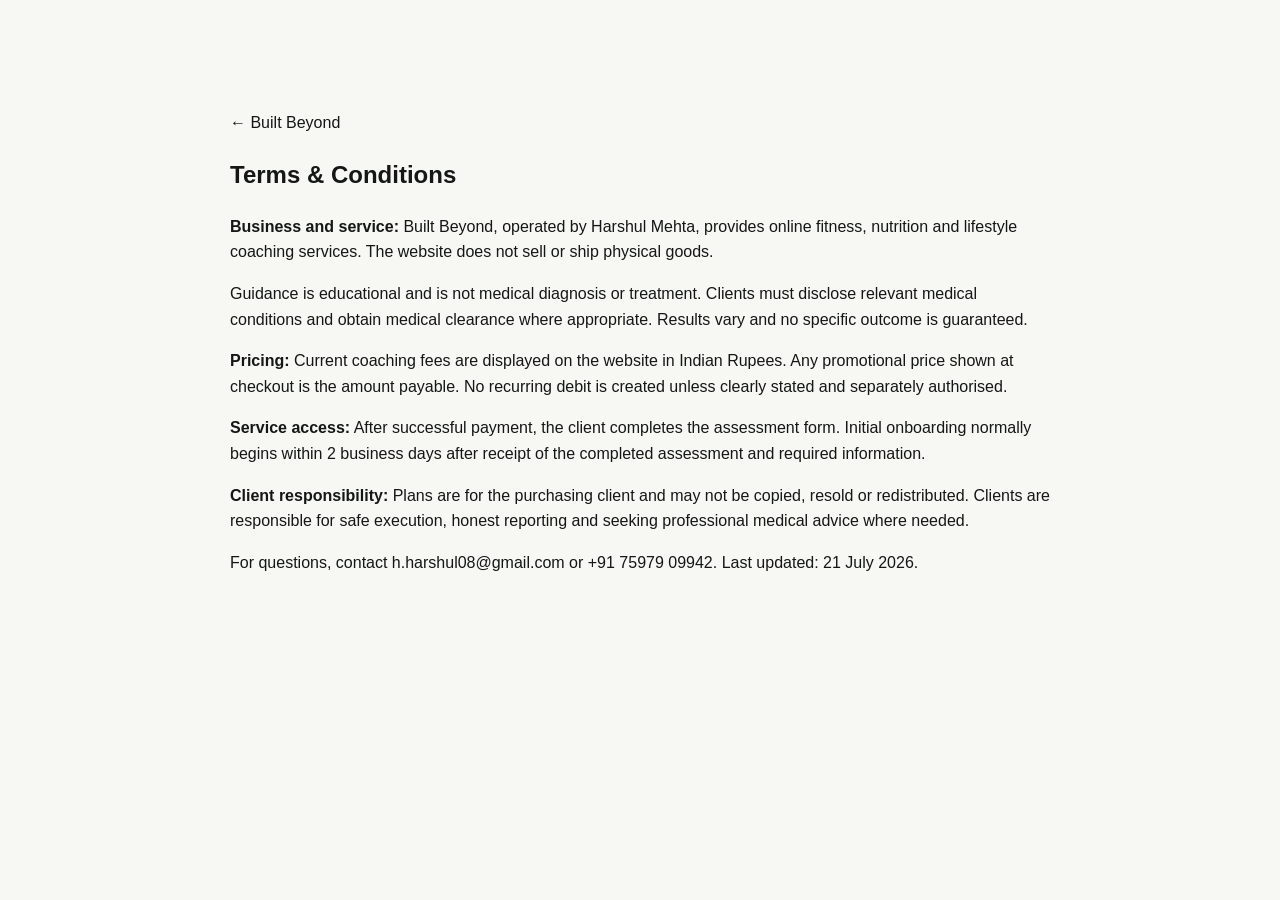
<file: terms.html>
<!doctype html><html lang="en"><head><meta charset="utf-8"><meta name="viewport" content="width=device-width,initial-scale=1"><title>Terms & Conditions | Built Beyond</title><link rel="stylesheet" href="styles.css"><link rel="icon" href="favicon.svg"></head><body><main class="section"><article class="shell" style="max-width:820px"><a href="index.html">← Built Beyond</a><h1>Terms & Conditions</h1><p><strong>Business and service:</strong> Built Beyond, operated by Harshul Mehta, provides online fitness, nutrition and lifestyle coaching services. The website does not sell or ship physical goods.</p><p>Guidance is educational and is not medical diagnosis or treatment. Clients must disclose relevant medical conditions and obtain medical clearance where appropriate. Results vary and no specific outcome is guaranteed.</p><p><strong>Pricing:</strong> Current coaching fees are displayed on the website in Indian Rupees. Any promotional price shown at checkout is the amount payable. No recurring debit is created unless clearly stated and separately authorised.</p><p><strong>Service access:</strong> After successful payment, the client completes the assessment form. Initial onboarding normally begins within 2 business days after receipt of the completed assessment and required information.</p><p><strong>Client responsibility:</strong> Plans are for the purchasing client and may not be copied, resold or redistributed. Clients are responsible for safe execution, honest reporting and seeking professional medical advice where needed.</p><p>For questions, contact <a href="mailto:h.harshul08@gmail.com">h.harshul08@gmail.com</a> or <a href="tel:+917597909942">+91 75979 09942</a>. Last updated: 21 July 2026.</p></article></main></body></html>
</file>
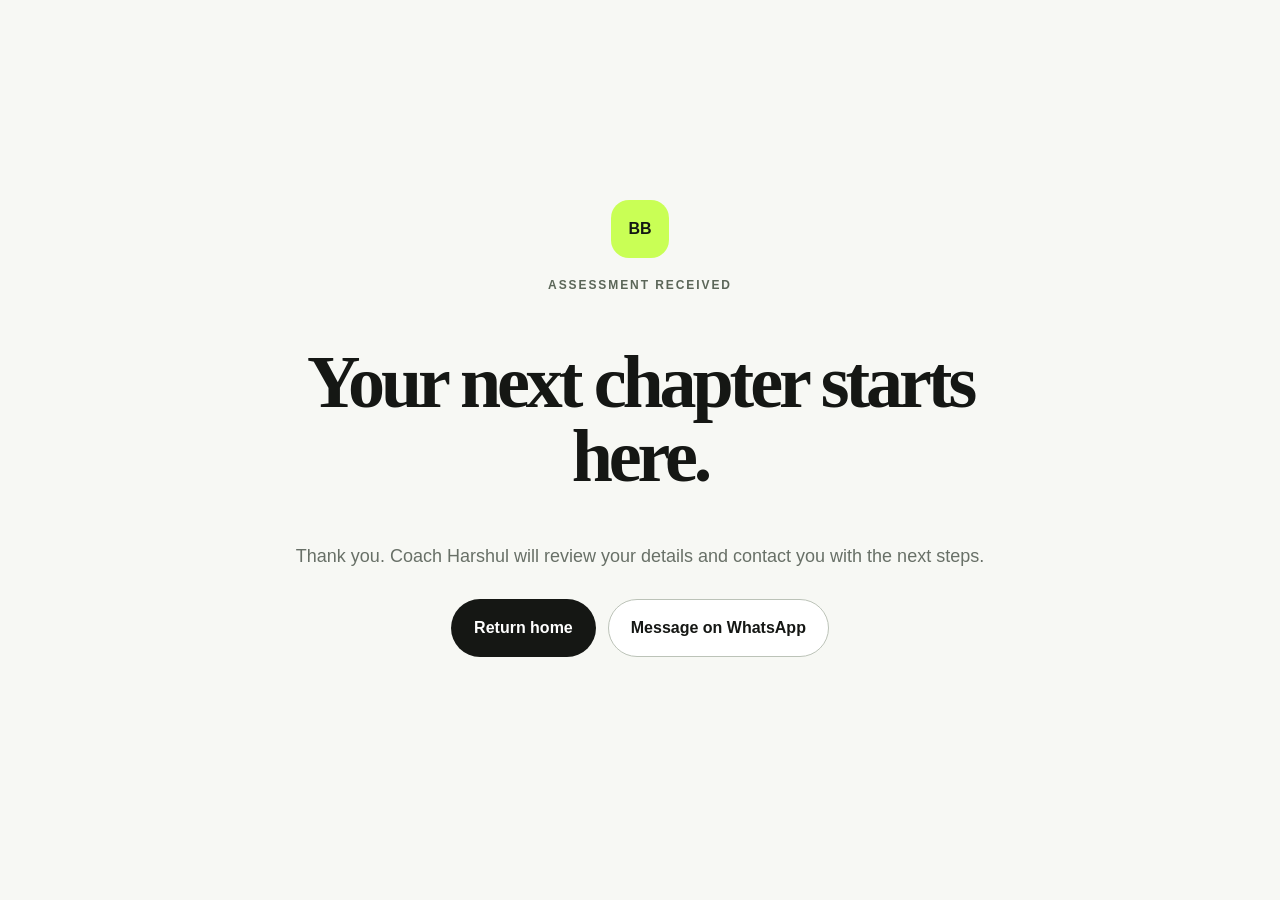
<file: thank-you.html>
<!doctype html><html lang="en"><head><meta charset="utf-8"><meta name="viewport" content="width=device-width,initial-scale=1"><title>Thank You | Built Beyond</title><link rel="icon" href="favicon.svg"><link rel="stylesheet" href="styles.css"></head><body><main class="section"><div class="shell" style="max-width:760px;text-align:center;padding-top:90px"><div class="mini-mark">BB</div><p class="kicker">Assessment received</p><h1 style="font:800 clamp(44px,7vw,74px)/1 Manrope;letter-spacing:-.055em">Your next chapter starts here.</h1><p style="font-size:18px;color:var(--muted)">Thank you. Coach Harshul will review your details and contact you with the next steps.</p><div class="actions" style="justify-content:center;margin-top:28px"><a class="btn primary" href="index.html">Return home</a><a class="btn secondary" target="_blank" href="https://wa.me/917597909942?text=Hi%20Coach%20Harshul%2C%20I%20have%20submitted%20my%20Built%20Beyond%20assessment.">Message on WhatsApp</a></div></div></main></body></html>
</file>
<file: styles.css>
:root{--ink:#151714;--muted:#687067;--paper:#f7f8f4;--white:#fff;--soft:#eef1ea;--accent:#c9ff55;--accent-dark:#91c52e;--dark:#151a16;--line:#dfe4db;--radius:28px;--shadow:0 24px 70px rgba(20,25,18,.10)}*{box-sizing:border-box}html{scroll-behavior:smooth}body{margin:0;font-family:"DM Sans",sans-serif;color:var(--ink);background:var(--paper);line-height:1.6}img{max-width:100%;display:block}a{text-decoration:none;color:inherit}.shell{width:min(1180px,calc(100% - 40px));margin:auto}.site-header{position:sticky;top:0;z-index:50;background:rgba(247,248,244,.86);backdrop-filter:blur(18px);border-bottom:1px solid rgba(21,23,20,.08)}.nav-wrap{height:82px;display:flex;align-items:center;justify-content:space-between}.brand{display:flex;align-items:center;gap:12px}.brand-mark{width:42px;height:42px;fill:var(--ink)}.brand span{display:flex;flex-direction:column;line-height:1.05}.brand strong{font:800 15px/1 "Manrope";letter-spacing:.12em}.brand small{font-size:11px;color:var(--muted);margin-top:6px}.nav{display:flex;align-items:center;gap:28px;font-size:14px;font-weight:600}.nav a:hover{opacity:.65}.nav-cta{background:var(--ink);color:white;padding:12px 18px;border-radius:999px}.menu-btn{display:none;border:0;background:none;font:600 14px "DM Sans"}.hero{padding:72px 0 64px;overflow:hidden}.hero-grid{display:grid;grid-template-columns:1.1fr .9fr;gap:70px;align-items:center}.kicker{margin:0 0 16px;text-transform:uppercase;letter-spacing:.16em;font-size:12px;font-weight:800;color:#5b6658}.kicker.light{color:#b8c2b5}.hero h1,.section h2,.final-cta h2{font-family:"Manrope";letter-spacing:-.055em;line-height:1.02;margin:0}.hero h1{font-size:clamp(52px,6vw,86px)}.hero h1 span{color:#6c746b}.hero-lead{font-size:19px;color:var(--muted);max-width:680px;margin:28px 0}.actions{display:flex;gap:12px;flex-wrap:wrap}.btn{display:inline-flex;align-items:center;justify-content:center;border-radius:999px;padding:15px 22px;font-weight:700;border:1px solid transparent;transition:.2s transform,.2s opacity}.btn:hover{transform:translateY(-2px)}.btn.primary{background:var(--ink);color:#fff}.btn.secondary{border-color:#bcc3b8;background:#fff}.btn.light{background:var(--accent);color:var(--ink)}.btn.outline-light{border-color:#778078;color:#fff}.btn.full{width:100%}.signal-row{display:flex;flex-wrap:wrap;gap:22px;margin-top:30px;color:#525a51;font-size:13px;font-weight:700}.signal-row span:before{content:"✓";margin-right:7px;color:#79a900}.hero-visual{position:relative}.photo-frame{border-radius:36px;overflow:hidden;box-shadow:var(--shadow);background:#ddd}.photo-frame img{width:100%;height:610px;object-fit:cover;object-position:center 18%}.floating-card{position:absolute;background:rgba(255,255,255,.92);backdrop-filter:blur(12px);box-shadow:0 15px 40px rgba(20,25,18,.14);border:1px solid rgba(255,255,255,.7);border-radius:18px;padding:14px 18px;display:flex;flex-direction:column}.floating-card small{font-size:11px;color:var(--muted)}.floating-card strong{font-family:"Manrope"}.fc-one{left:-35px;bottom:95px}.fc-two{right:-25px;top:85px}.audience-strip{background:var(--ink);color:#fff;padding:28px 0}.audience-strip .shell{display:flex;justify-content:space-between;gap:30px;align-items:center}.audience-strip p{margin:0;font-weight:700}.audience-list{display:flex;gap:18px;flex-wrap:wrap;color:#b8c0b8;font-size:13px}.section{padding:110px 0}.section.soft{background:var(--soft)}.section.dark{background:var(--dark);color:#fff}.section-heading{margin-bottom:48px}.section-heading.centered{text-align:center;max-width:760px;margin-left:auto;margin-right:auto}.section-heading h2{font-size:clamp(38px,4vw,58px)}.section-heading>p,.section-heading.split>p{color:var(--muted);font-size:17px}.dark .section-heading>p,.dark .section-heading.split>p{color:#aeb7ae}.section-heading.split{display:grid;grid-template-columns:1.2fr .8fr;gap:80px;align-items:end}.framework-grid{display:grid;grid-template-columns:repeat(5,1fr);gap:14px}.pillar{background:#fff;border:1px solid var(--line);border-radius:24px;padding:28px 22px;min-height:240px}.pillar span{display:inline-grid;place-items:center;width:36px;height:36px;border-radius:50%;background:var(--accent);font-size:12px;font-weight:800}.pillar h3{font:800 24px "Manrope";margin:35px 0 10px}.pillar p{color:var(--muted);margin:0;font-size:14px}.health-card{display:grid;grid-template-columns:.85fr 1.15fr;background:#222822;border:1px solid #333a33;border-radius:32px;overflow:hidden}.health-form{padding:34px;display:grid;grid-template-columns:1fr 1fr;gap:16px;border-right:1px solid #333a33}.health-form label{display:flex;flex-direction:column;gap:7px}.health-form span{font-size:12px;color:#c2cbc1;font-weight:700}.health-form input,.health-form select{width:100%;padding:14px;border-radius:13px;border:1px solid #414941;background:#181d18;color:#fff;font:inherit}.wide{grid-column:1/-1}.health-form small{color:#99a399;font-size:11px}.health-results{padding:34px;min-height:390px;display:flex;flex-direction:column;justify-content:center}.result-empty{text-align:center;color:#9ca59c}.mini-mark{margin:auto auto 18px;width:58px;height:58px;border-radius:18px;display:grid;place-items:center;background:var(--accent);color:#131713;font-weight:900}.result-grid{display:grid;grid-template-columns:repeat(2,1fr);gap:12px}.result-grid>div{background:#191e19;border:1px solid #343c34;border-radius:18px;padding:18px}.result-grid span{display:block;color:#aeb7ae;font-size:12px}.result-grid strong{display:block;font:800 25px "Manrope";margin:4px 0}.result-grid small{color:#788178}.result-cta{margin-top:18px;color:var(--accent);font-weight:700}.journey{display:grid;grid-template-columns:repeat(5,1fr);gap:1px;background:var(--line);border:1px solid var(--line);border-radius:22px;overflow:hidden;margin-bottom:34px}.journey div{background:#fff;padding:22px}.journey span{color:#81907e;font-size:11px}.journey strong{display:block;margin-top:8px;font-size:14px}.pricing-grid{display:grid;grid-template-columns:repeat(3,1fr);gap:18px}.price-card{background:#fff;border:1px solid var(--line);border-radius:28px;padding:30px;display:flex;flex-direction:column}.price-card.featured{background:var(--ink);color:#fff;transform:translateY(-12px);box-shadow:var(--shadow)}.badge{font-size:12px;text-transform:uppercase;letter-spacing:.12em;font-weight:800;color:#778375}.price-card.featured .badge{color:var(--accent)}.price-card h3{font:800 30px "Manrope";margin:5px 0}.price-card>p{color:var(--muted)}.price-card.featured>p{color:#bbc2bb}.price{display:flex;align-items:baseline;gap:10px;margin:20px 0}.price strong{font:800 36px "Manrope"}.price span{text-decoration:line-through;color:#8a918a}.price-card ul{padding:0;list-style:none;margin:0 0 28px;flex:1}.price-card li{padding:10px 0;border-bottom:1px solid var(--line);font-size:14px}.price-card.featured li{border-color:#333b33}.price-card li:before{content:"✓";color:#78a728;margin-right:9px}.after-pay{margin-top:28px;background:#e9ede4;border-radius:18px;padding:18px 22px;display:flex;gap:16px;align-items:center}.after-pay span{color:var(--muted);flex:1}.after-pay a{font-weight:800}.product-grid{display:grid;grid-template-columns:repeat(4,1fr);gap:18px}.product{background:#fff;border-radius:26px;overflow:hidden;border:1px solid var(--line)}.product img{aspect-ratio:1/1;object-fit:contain;background:#f8f8f6;padding:20px}.product>div{padding:22px}.product-tag{font-size:11px;font-weight:800;text-transform:uppercase;letter-spacing:.12em;color:#7c8978}.product h3{font:800 20px "Manrope";margin:6px 0}.product span{color:var(--muted);font-size:13px}.product strong{display:block;font:800 25px "Manrope";margin:15px 0 8px}.product p{color:var(--muted);font-size:14px}.text-link{font-weight:800;font-size:14px}.catalogue{margin-top:24px;padding:34px;border-radius:28px;background:var(--ink);color:#fff;display:flex;justify-content:space-between;align-items:center}.catalogue h3{font:800 34px "Manrope";margin:0}.catalogue p{color:#b9c0b9}.founder-grid{display:grid;grid-template-columns:.8fr 1.2fr;gap:80px;align-items:center}.founder-photo img{border-radius:32px;height:650px;width:100%;object-fit:cover;object-position:center 20%}.founder-copy h2{font-size:clamp(40px,5vw,66px)}.large-copy{font-size:21px;color:#3f473f}.founder-copy p{color:var(--muted)}.credentials{display:flex;flex-wrap:wrap;gap:10px;margin-top:28px}.credentials span{padding:10px 14px;border-radius:999px;background:#eef1ea;font-size:12px;font-weight:800}.insights{background:#fff}.article-grid{display:grid;grid-template-columns:repeat(3,1fr);gap:18px}.article-card{padding:28px;border-radius:24px;background:var(--paper);border:1px solid var(--line)}.article-card span{font-size:11px;text-transform:uppercase;letter-spacing:.12em;font-weight:800;color:#7b8978}.article-card h3{font:800 23px "Manrope"}.article-card p{color:var(--muted)}.final-cta{padding:50px 0 100px}.final-cta-inner{background:var(--ink);color:#fff;border-radius:34px;padding:54px;display:flex;align-items:end;justify-content:space-between;gap:30px}.final-cta h2{font-size:clamp(38px,4vw,58px)}.final-cta-inner>div:last-child{display:flex;gap:10px;flex-wrap:wrap}.footer{background:#0f120f;color:#fff;padding:70px 0 25px}.footer-grid{display:grid;grid-template-columns:2fr 1fr 1fr 1fr;gap:50px}.footer-brand .brand-mark{fill:#fff}.footer-grid>div{display:flex;flex-direction:column;gap:10px}.footer-grid p,.footer-grid a{color:#aeb6ae;font-size:14px}.footer-grid strong{font-family:"Manrope"}.copyright{border-top:1px solid #292f29;margin-top:45px;padding-top:22px;color:#879087;font-size:12px}.whatsapp{position:fixed;right:22px;bottom:22px;z-index:60;background:#25d366;color:#082f14;font-weight:800;padding:14px 18px;border-radius:999px;box-shadow:0 12px 30px rgba(0,0,0,.18)}.reveal{opacity:0;transform:translateY(18px);transition:.6s ease}.reveal.visible{opacity:1;transform:none}
@media(max-width:980px){.nav{display:none;position:absolute;left:20px;right:20px;top:74px;flex-direction:column;align-items:stretch;background:#fff;padding:22px;border-radius:22px;box-shadow:var(--shadow)}.nav.open{display:flex}.menu-btn{display:block}.hero-grid,.founder-grid,.section-heading.split,.health-card{grid-template-columns:1fr}.hero-visual{max-width:620px}.framework-grid{grid-template-columns:repeat(2,1fr)}.pricing-grid,.article-grid{grid-template-columns:1fr}.price-card.featured{transform:none}.product-grid{grid-template-columns:repeat(2,1fr)}.journey{grid-template-columns:1fr}.health-form{border-right:0;border-bottom:1px solid #333a33}.audience-strip .shell,.catalogue,.final-cta-inner{align-items:flex-start;flex-direction:column}.footer-grid{grid-template-columns:1fr 1fr}.founder-photo img{height:560px}}
@media(max-width:640px){.shell{width:min(100% - 24px,1180px)}.nav-wrap{height:70px}.brand small{display:none}.hero{padding-top:38px}.hero-grid{gap:38px}.hero h1{font-size:46px}.hero-lead{font-size:17px}.photo-frame img{height:480px}.floating-card{display:none}.section{padding:78px 0}.framework-grid,.product-grid,.footer-grid,.result-grid{grid-template-columns:1fr}.health-form{grid-template-columns:1fr}.wide{grid-column:auto}.health-results{padding:22px}.section-heading.split{gap:18px}.journey{display:none}.after-pay{align-items:flex-start;flex-direction:column}.founder-grid{gap:36px}.founder-photo img{height:500px}.final-cta-inner{padding:34px 24px}.catalogue{padding:28px}.audience-list{gap:10px}.audience-strip p{font-size:14px}.signal-row{gap:12px}.whatsapp{right:12px;bottom:12px}.hero .actions .btn{width:100%}}

/* My Journey */
.journey-page{background:#f3f5ef}.compact-btn{padding:10px 16px}.journey-hero{padding:86px 0 40px;background:linear-gradient(180deg,#fff 0%,#f3f5ef 100%)}.journey-intro{max-width:780px}.journey-intro h1{font:800 clamp(54px,7vw,88px)/1 "Manrope";letter-spacing:-.06em;margin:0}.journey-intro>p:last-child{font-size:19px;color:var(--muted);max-width:680px}.journey-dashboard-section{padding:30px 0 100px}.dashboard-grid{display:grid;grid-template-columns:360px 1fr;gap:24px;align-items:start}.journey-setup-card,.journey-dashboard{background:#fff;border:1px solid var(--line);border-radius:30px;box-shadow:0 18px 60px rgba(30,35,28,.07)}.journey-setup-card{padding:28px;position:sticky;top:96px}.journey-setup-card h2{font:800 28px/1.12 "Manrope";letter-spacing:-.035em;margin:5px 0 24px}.journey-form{display:flex;flex-direction:column;gap:16px}.journey-form label{display:flex;flex-direction:column;gap:7px}.journey-form label span{font-size:12px;font-weight:800;color:#525c51}.journey-form input,.journey-form select{width:100%;padding:14px 15px;border:1px solid var(--line);border-radius:14px;background:#fafbf8;font:inherit;color:var(--ink)}.journey-reset{border:0;background:none;color:#727a71;text-decoration:underline;cursor:pointer;font:600 12px "DM Sans"}.privacy-note{margin-top:24px;padding:16px;border-radius:16px;background:#f0f3eb}.privacy-note strong{font-size:12px}.privacy-note p{font-size:12px;color:var(--muted);margin:5px 0 0}.journey-dashboard{padding:34px}.journey-welcome{display:flex;align-items:flex-start;justify-content:space-between;gap:20px;padding-bottom:28px;border-bottom:1px solid var(--line)}.journey-welcome h2{font:800 clamp(30px,4vw,48px)/1.05 "Manrope";letter-spacing:-.045em;margin:4px 0 10px}.journey-welcome p{color:var(--muted);margin:0}.status-pill{padding:9px 13px;border-radius:999px;background:#edf2e7;color:#41621d;font-size:12px;font-weight:800;white-space:nowrap}.status-pill[data-status="completed"]{background:#e8ede8;color:#465046}.status-pill[data-status="upcoming"]{background:#fff2d8;color:#815b00}.journey-stat-grid{display:grid;grid-template-columns:repeat(4,1fr);gap:12px;margin:28px 0}.journey-stat-grid article{padding:22px;border:1px solid var(--line);border-radius:20px;background:#fafbf8}.journey-stat-grid span,.progress-heading span{display:block;color:var(--muted);font-size:12px;font-weight:700}.journey-stat-grid strong{display:block;font:800 23px/1.15 "Manrope";margin:9px 0 5px}.journey-stat-grid small{color:#899187;font-size:11px}.progress-panel{padding:28px;border-radius:24px;background:var(--ink);color:#fff}.progress-heading{display:flex;justify-content:space-between;align-items:end;gap:20px}.progress-heading strong{display:block;font:800 42px "Manrope"}.progress-heading p{color:#aeb7ae;margin:0;font-size:13px}.progress-track{height:12px;background:#343b34;border-radius:999px;overflow:hidden;margin:22px 0 10px}.progress-track span{display:block;height:100%;width:0;background:var(--accent);border-radius:999px;transition:width .5s ease}.milestone-row{display:flex;justify-content:space-between;color:#9fa89f;font-size:11px}.journey-actions{display:flex;gap:12px;flex-wrap:wrap;margin-top:24px}.journey-footer{padding-top:22px}.journey-footer .copyright{margin-top:0}.journey-footer{min-height:auto;padding-bottom:25px}
@media(max-width:980px){.dashboard-grid{grid-template-columns:1fr}.journey-setup-card{position:static}.journey-stat-grid{grid-template-columns:repeat(2,1fr)}}
@media(max-width:640px){.journey-hero{padding-top:52px}.compact-btn{font-size:12px}.journey-dashboard{padding:22px}.journey-welcome{flex-direction:column}.journey-stat-grid{grid-template-columns:1fr}.progress-heading{align-items:flex-start;flex-direction:column}.journey-actions .btn{width:100%}}


/* V4 Nutrition Planner */
.nutrition-section{background:linear-gradient(155deg,#101410 0%,#171d18 100%)}
.planner-shell{background:#fff;color:var(--ink);border-radius:32px;overflow:hidden;box-shadow:0 30px 90px rgba(0,0,0,.24)}
.planner-form{padding:42px;max-width:920px;margin:auto}.planner-progress{height:7px;background:#e7ebe3;border-radius:99px;overflow:hidden}.planner-progress span{display:block;width:33.333%;height:100%;background:var(--accent);transition:width .3s ease}.planner-step-label{display:flex;justify-content:space-between;margin:14px 0 34px;font-size:12px;color:var(--muted);font-weight:800}.planner-step{display:none;border:0;padding:0;margin:0}.planner-step.active{display:block}.planner-step legend{font:800 clamp(30px,4vw,46px)/1.05 "Manrope";letter-spacing:-.045em;padding:0}.step-copy{color:var(--muted);margin:12px 0 26px}.planner-grid{display:grid;grid-template-columns:repeat(2,1fr);gap:16px}.planner-grid label,.toggle-row{display:flex;flex-direction:column;gap:7px}.planner-grid label>span{font-size:12px;font-weight:800;color:#525c51}.planner-grid input,.planner-grid select{width:100%;padding:15px 16px;border:1px solid var(--line);border-radius:14px;background:#fafbf8;font:inherit;color:var(--ink)}.preference-cards{display:grid;grid-template-columns:repeat(3,1fr);gap:14px}.preference-cards label{cursor:pointer}.preference-cards input{position:absolute;opacity:0}.preference-cards label>span{display:flex;min-height:140px;flex-direction:column;justify-content:flex-end;padding:22px;border:2px solid var(--line);border-radius:20px;background:#fafbf8;transition:.2s}.preference-cards input:checked+span{border-color:#8fc82d;background:#f3ffe0;box-shadow:0 0 0 4px rgba(201,255,85,.18)}.preference-cards strong{font:800 20px "Manrope"}.preference-cards small{color:var(--muted);margin-top:7px}.toggle-row{margin-top:18px;flex-direction:row;align-items:flex-start;padding:18px;border:1px solid var(--line);border-radius:16px}.toggle-row input{margin-top:5px}.toggle-row span{display:flex;flex-direction:column}.toggle-row small{color:var(--muted)}.planner-actions{display:flex;justify-content:flex-end;gap:12px;margin-top:30px}.planner-actions .outline-light{color:var(--ink);border-color:#aeb5aa}.form-error{color:#a12626;background:#fff0f0;border-radius:12px;padding:12px 14px;margin-top:18px}.nutrition-results{padding:38px;background:#111611;color:#fff}.results-heading{display:flex;align-items:center;justify-content:space-between;gap:20px}.results-heading h3{font:800 clamp(32px,4vw,48px)/1.05 "Manrope";margin:0}.print-plan,.reset-plan{border:1px solid #536052;background:transparent;color:#fff;border-radius:999px;padding:12px 16px;font:700 13px "DM Sans";cursor:pointer}.metric-grid{display:grid;grid-template-columns:repeat(4,1fr);gap:12px;margin:28px 0}.metric-grid article{padding:20px;border:1px solid #303a31;border-radius:20px;background:#191f1a}.metric-grid article.highlight{background:var(--accent);color:var(--ink);border-color:var(--accent)}.metric-grid span{display:block;color:#a9b2a9;font-size:12px;font-weight:700}.metric-grid .highlight span{color:#425127}.metric-grid strong{display:block;font:800 29px "Manrope";margin:5px 0}.metric-grid small{color:#7e897e}.metric-grid .highlight small{color:#425127}.macro-bar{display:grid;grid-template-columns:repeat(4,1fr);border:1px solid #303a31;border-radius:20px;overflow:hidden}.macro-bar div{padding:20px;border-right:1px solid #303a31}.macro-bar div:last-child{border:0}.macro-bar span{font-size:11px;text-transform:uppercase;letter-spacing:.1em;color:#929e92}.macro-bar strong{display:block;font:800 24px "Manrope"}.plan-meta{display:flex;flex-wrap:wrap;gap:9px;margin:24px 0}.plan-meta span{padding:8px 12px;border:1px solid #364136;border-radius:999px;color:#bcc5bc;font-size:12px}.meal-table-wrap{overflow:auto;border:1px solid #303a31;border-radius:20px}.meal-table{width:100%;border-collapse:collapse;min-width:850px}.meal-table th,.meal-table td{padding:17px 15px;text-align:left;border-bottom:1px solid #2c352d}.meal-table thead{background:#1d241e}.meal-table th{font-size:11px;text-transform:uppercase;letter-spacing:.08em;color:#aeb8ae}.meal-table td{font-size:14px;color:#d5dbd5}.meal-table td:nth-child(n+3),.meal-table th:nth-child(n+3){text-align:right}.meal-table tfoot{background:#1d241e}.plan-notes{display:grid;grid-template-columns:1fr 1fr;gap:14px;margin-top:18px}.plan-notes article,.medical-warning{padding:20px;border:1px solid #303a31;border-radius:18px}.plan-notes p,.medical-warning p{color:#aeb7ae;margin:7px 0 0}.medical-warning{margin-top:14px;background:#242019;border-color:#4f4530}.medical-warning strong{color:#ffdc8c}.planner-conversion{display:flex;align-items:center;justify-content:space-between;gap:28px;padding:28px;margin-top:18px;border-radius:22px;background:#1a211b}.planner-conversion h3{font:800 25px/1.15 "Manrope";margin:0;max-width:720px}.reset-plan{display:block;margin:24px auto 0}.privacy-note-inline{font-size:12px;color:var(--muted)}
@media(max-width:860px){.preference-cards,.metric-grid{grid-template-columns:1fr 1fr}.macro-bar{grid-template-columns:1fr 1fr}.macro-bar div:nth-child(2){border-right:0}.macro-bar div:nth-child(-n+2){border-bottom:1px solid #303a31}.planner-conversion,.results-heading{align-items:flex-start;flex-direction:column}}
@media(max-width:600px){.planner-form,.nutrition-results{padding:24px 18px}.planner-grid,.preference-cards,.metric-grid,.plan-notes{grid-template-columns:1fr}.macro-bar{grid-template-columns:1fr}.macro-bar div{border-right:0;border-bottom:1px solid #303a31}.macro-bar div:last-child{border-bottom:0}.planner-step-label{gap:15px}.planner-actions .btn{flex:1}.results-heading .print-plan{width:100%}}
@media print{body{background:#fff}.site-header,.hero,.audience-strip,#framework,#coaching,#founder,.insights,.final-cta,.footer,.whatsapp,.section-heading,.planner-form,.planner-conversion,.reset-plan,.print-plan{display:none!important}.nutrition-section{padding:0;background:#fff}.planner-shell{box-shadow:none}.nutrition-results{display:block!important;background:#fff;color:#111;padding:0}.metric-grid article,.macro-bar,.meal-table-wrap,.plan-notes article,.medical-warning{border-color:#bbb;background:#fff;color:#111}.metric-grid span,.metric-grid small,.macro-bar span,.meal-table th,.meal-table td,.plan-notes p,.medical-warning p{color:#333}.meal-table thead,.meal-table tfoot{background:#eee}.planner-shell{border-radius:0}.shell{width:100%}}

.field-help{display:block;margin-top:7px;color:#aeb8aa;font-size:12px;line-height:1.45}.macro-bar small{display:block;margin-top:4px;font-size:10px;color:#abb3a9;font-weight:600}

/* V4.2 Instagram QR */
.instagram-qr-link{margin-top:10px;display:flex!important;flex-direction:column;align-items:flex-start;gap:8px;text-decoration:none}
.instagram-qr{width:118px;height:150px;object-fit:cover;object-position:50% 37%;border-radius:14px;border:1px solid rgba(255,255,255,.14);background:#fff}
.instagram-qr-link span{font-size:.78rem;opacity:.82}
@media(max-width:760px){.instagram-qr{width:104px;height:132px}}

.service-notice{margin-top:28px;padding:18px 22px;border:1px solid #dce4ea;border-radius:16px;display:flex;gap:10px;flex-wrap:wrap;justify-content:space-between;background:#f8fafb}.service-notice strong{color:#111}.service-notice span{color:#53606a}

/* Built Beyond Brand Logo Styles */
.brand-logo {
    display: inline-flex;
    align-items: center;
    gap: 14px;
    text-decoration: none;
    font-family: system-ui, -apple-system, sans-serif;
}

.bb-icon {
    width: 48px;
    height: 48px;
    flex-shrink: 0;
}

.brand-text {
    display: flex;
    flex-direction: column;
    text-align: left;
}

.brand-text .title {
    color: #ffffff;
    font-weight: 900;
    font-size: 1.3rem;
    letter-spacing: 2px;
    line-height: 1;
}

.brand-text .highlight {
    color: #38bdf8;
}

.brand-text .subtitle {
    color: #64748b;
    font-weight: 700;
    font-size: 0.6rem;
    letter-spacing: 2px;
    margin-top: 4px;
}

/* ==========================================
   NEW PREMIUM BRANDING & LOGO STYLES
   ========================================== */

/* Header Container Adjustments */
.site-header .shell.nav-wrap {
    display: flex;
    align-items: center;
    justify-content: space-between;
}

/* Brand Link Base */
.brand-logo {
    display: flex;
    align-items: center;
    gap: 12px;
    text-decoration: none;
    transition: transform 0.2s ease;
}

.brand-logo:hover {
    transform: translateY(-1px);
}

/* SVG Emblem Sizing */
.bb-icon {
    width: 46px;
    height: 46px;
    flex-shrink: 0;
    filter: drop-shadow(0 2px 8px rgba(56, 189, 248, 0.25));
}

/* Typography Styling */
.brand-text {
    display: flex;
    flex-direction: column;
    line-height: 1.1;
}

.brand-text .title {
    font-family: 'Space Grotesk', system-ui, -apple-system, sans-serif;
    font-weight: 800;
    font-size: 1.15rem;
    letter-spacing: -0.02em;
    color: #0f172a;
}

.brand-text .title .highlight {
    color: #0284c7;
}

.brand-text .subtitle {
    font-size: 0.65rem;
    font-weight: 700;
    letter-spacing: 0.12em;
    color: #64748b;
    margin-top: 2px;
}

/* Primary Button POP Glow */
.btn-primary.btn-glow {
  background: linear-gradient(135deg, #0284c7 0%, #0369a1 100%);
  color: #ffffff;
  box-shadow: 0 4px 20px rgba(2, 132, 199, 0.4);
  transition: all 0.3s ease;
}

.btn-primary.btn-glow:hover {
  transform: translateY(-2px);
  box-shadow: 0 6px 24px rgba(56, 189, 248, 0.6);
}

/* Photo Frame Premium Depth */
.photo-frame-wrapper {
  position: relative;
  border-radius: 24px;
  padding: 8px;
  background: linear-gradient(145deg, rgba(255, 255, 255, 0.1), rgba(255, 255, 255, 0.02));
  box-shadow: 0 20px 40px -15px rgba(0, 0, 0, 0.15);
}

.photo-frame {
  position: relative;
  border-radius: 20px;
  overflow: hidden;
}

.hero-v2-grid {
  display: grid;
  grid-template-columns: 1fr 1fr;
  gap: 2rem;
  align-items: center;
}
</file>
